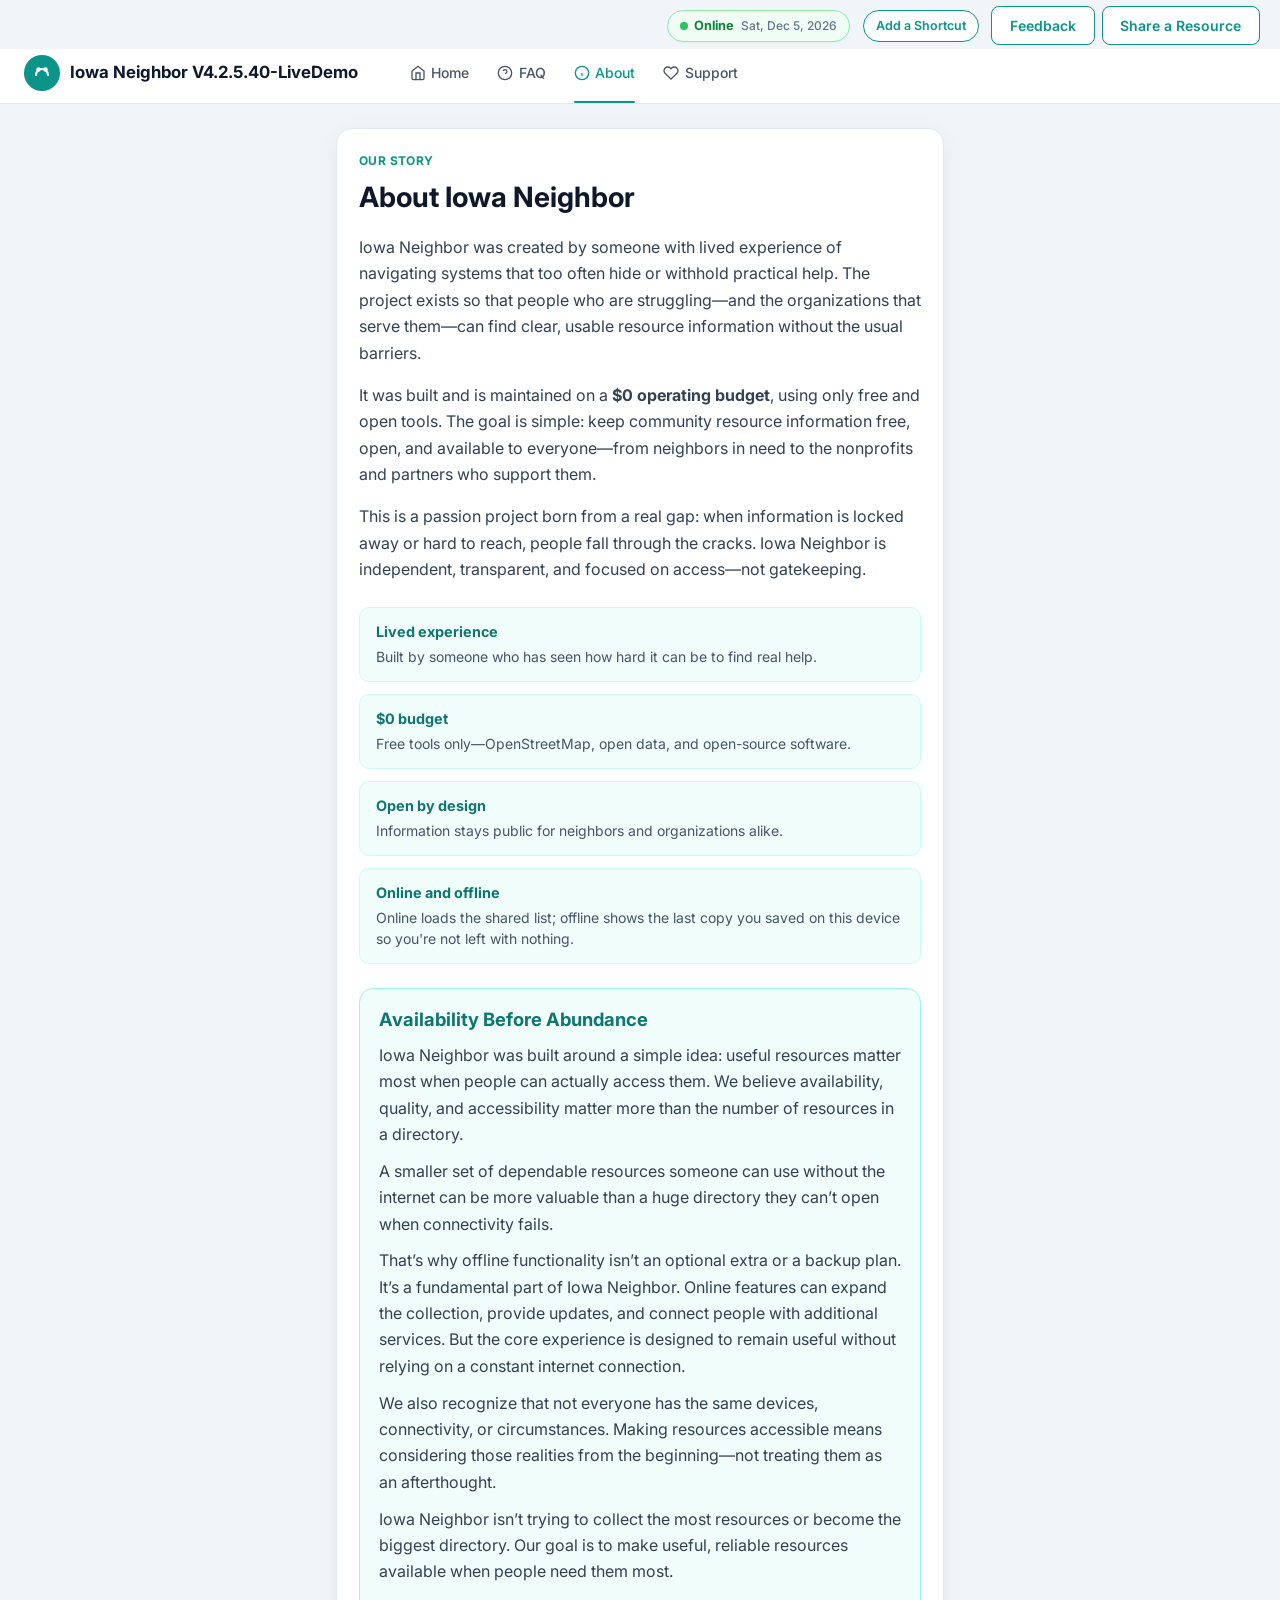
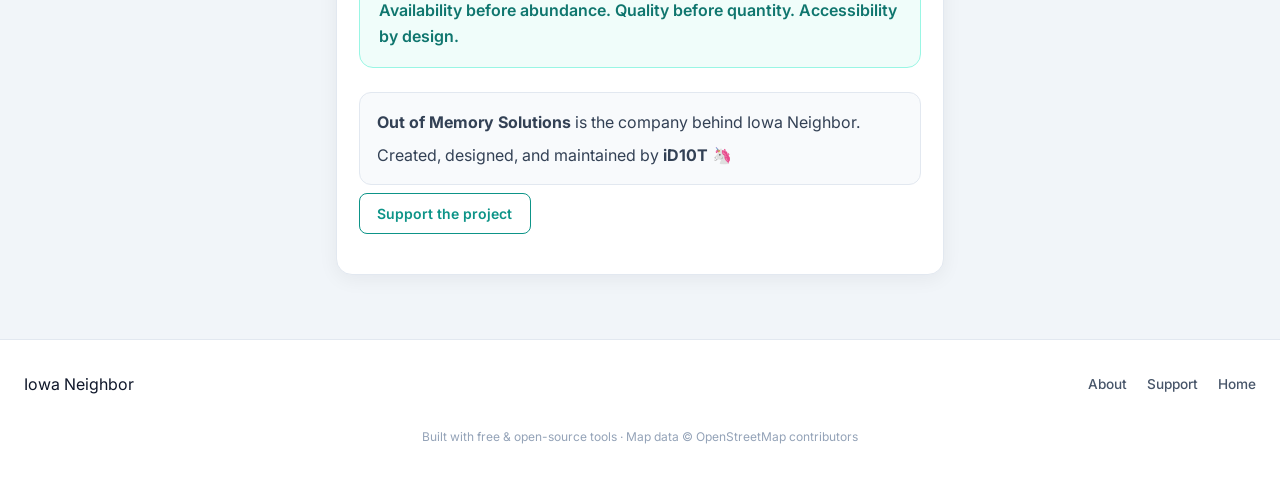
<file: about.html>
<!DOCTYPE html>
<html lang="en">
<head>
  <meta charset="UTF-8" />
  <meta name="viewport" content="width=device-width, initial-scale=1.0" />
  <title>Iowa Neighbor V4.2.5.22-LiveDemo</title>
  <link rel="manifest" href="manifest.json" />
  <meta name="theme-color" content="#0d9488" />
  <meta name="description" content="Iowa Neighbor was created from lived experience to keep community resource information free and open." />
  <link rel="preconnect" href="https://fonts.googleapis.com" />
  <link rel="preconnect" href="https://fonts.gstatic.com" crossorigin />
  <link href="https://fonts.googleapis.com/css2?family=Inter:wght@400;500;600;700&display=swap" rel="stylesheet" />
  <link rel="stylesheet" href="styles.css" />
  <script src="version.js" defer></script>
  <script src="offline.js" defer></script>
  <script src="pwa.js" defer></script>
</head>
<body class="page-inner">
  <div class="header-top-strip">
    <div class="header-actions">
      <a class="btn btn-ghost" href="feedback.html">Feedback</a>
      <a class="btn btn-ghost" href="share-resource.html">Share a Resource</a>
    </div>
  </div>
  <header class="site-header">
    <div class="header-inner">
      <a href="index.html" class="logo">
        <svg width="36" height="36" viewBox="0 0 36 36" fill="none" aria-hidden="true">
          <circle cx="18" cy="18" r="18" fill="#0d9488"/>
          <path d="M12 20c0-3.3 2.7-6 6-6s6 2.7 6 6" stroke="#fff" stroke-width="2.2" stroke-linecap="round"/>
          <circle cx="14.5" cy="14.5" r="2.2" fill="#fff"/>
          <circle cx="21.5" cy="14.5" r="2.2" fill="#fff"/>
        </svg>
        <div class="logo-text">
          <span class="brand">Iowa Neighbor</span>
        </div>
      </a>
      <nav class="main-nav">
        <a href="index.html" class="nav-link" data-nav="home"><svg width="16" height="16" viewBox="0 0 24 24" fill="none" stroke="currentColor" stroke-width="2"><path d="M3 9l9-7 9 7v11a2 2 0 01-2 2H5a2 2 0 01-2-2z"/><polyline points="9 22 9 12 15 12 15 22"/></svg> Home</a>
        <a href="faq.html" class="nav-link" data-nav="faq"><svg width="16" height="16" viewBox="0 0 24 24" fill="none" stroke="currentColor" stroke-width="2"><circle cx="12" cy="12" r="10"/><path d="M9.09 9a3 3 0 015.83 1c0 2-3 3-3 3M12 17h.01"/></svg> FAQ</a>
        <a href="about.html" class="nav-link active" data-nav="about"><svg width="16" height="16" viewBox="0 0 24 24" fill="none" stroke="currentColor" stroke-width="2"><circle cx="12" cy="12" r="10"/><path d="M12 16v-4M12 8h.01"/></svg> About</a>
        <a href="support.html" class="nav-link" data-nav="support"><svg width="16" height="16" viewBox="0 0 24 24" fill="none" stroke="currentColor" stroke-width="2"><path d="M20.84 4.61a5.5 5.5 0 00-7.78 0L12 5.67l-1.06-1.06a5.5 5.5 0 00-7.78 7.78l1.06 1.06L12 21.23l7.78-7.78 1.06-1.06a5.5 5.5 0 000-7.78z"/></svg> Support</a>
      </nav>
    </div>
  </header>

  <main class="page-main">
    <div class="page-card about-card">
      <p class="page-eyebrow">Our story</p>
      <h1>About Iowa Neighbor</h1>

      <p>
        Iowa Neighbor was created by someone with lived experience of navigating systems
        that too often hide or withhold practical help. The project exists so that people
        who are struggling—and the organizations that serve them—can find clear, usable
        resource information without the usual barriers.
      </p>
      <p>
        It was built and is maintained on a <strong>$0 operating budget</strong>, using only
        free and open tools. The goal is simple: keep community resource information free,
        open, and available to everyone—from neighbors in need to the nonprofits and
        partners who support them.
      </p>
      <p>
        This is a passion project born from a real gap: when information is locked away or
        hard to reach, people fall through the cracks. Iowa Neighbor is independent,
        transparent, and focused on access—not gatekeeping.
      </p>

      <div class="about-points">
        <div class="about-point">
          <strong>Lived experience</strong>
          <span>Built by someone who has seen how hard it can be to find real help.</span>
        </div>
        <div class="about-point">
          <strong>$0 budget</strong>
          <span>Free tools only—OpenStreetMap, open data, and open-source software.</span>
        </div>
        <div class="about-point">
          <strong>Open by design</strong>
          <span>Information stays public for neighbors and organizations alike.</span>
        </div>
      
      <div class="about-point" style="grid-column:1/-1">
        <strong>Online and offline</strong>
        <span>Online loads the shared list; offline shows the last copy you saved on this device so you're not left with nothing.</span>
      </div>
</div>

      
      <div class="about-philosophy" style="margin:1.25rem 0;padding:1.1rem 1.2rem;background:#f0fdfa;border:1px solid #99f6e4;border-radius:14px">
        <h2 style="margin:0 0 0.5rem;font-size:1.15rem;color:#0f766e">Availability Before Abundance</h2>
        <p style="margin:0 0 0.65rem">
          Iowa Neighbor was built around a simple idea: useful resources matter most when people can actually access them.
          We believe availability, quality, and accessibility matter more than the number of resources in a directory.
        </p>
        <p style="margin:0 0 0.65rem">
          A smaller set of dependable resources someone can use without the internet can be more valuable than a huge directory they can’t open when connectivity fails.
        </p>
        <p style="margin:0 0 0.65rem">
          That’s why offline functionality isn’t an optional extra or a backup plan. It’s a fundamental part of Iowa Neighbor.
          Online features can expand the collection, provide updates, and connect people with additional services.
          But the core experience is designed to remain useful without relying on a constant internet connection.
        </p>
        <p style="margin:0 0 0.65rem">
          We also recognize that not everyone has the same devices, connectivity, or circumstances.
          Making resources accessible means considering those realities from the beginning—not treating them as an afterthought.
        </p>
        <p style="margin:0 0 0.35rem">
          Iowa Neighbor isn’t trying to collect the most resources or become the biggest directory.
          Our goal is to make useful, reliable resources available when people need them most.
        </p>
        <p style="margin:0.75rem 0 0;font-weight:600;color:#0f766e">
          Availability before abundance. Quality before quantity. Accessibility by design.
        </p>
      </div>

      <div class="about-credit">
        <p>
          <strong>Out of Memory Solutions</strong> is the company behind Iowa Neighbor.
        </p>
        <p>
          Created, designed, and maintained by <strong>iD10T</strong> 🦄
        </p>
      </div>

      <p class="about-cta-row">
        <a href="support.html" class="btn btn-outline">Support the project</a>
      </p>
    </div>
  </main>

  <footer class="site-footer">
    <div class="footer-inner">
      <div class="footer-brand">
        <span class="brand">Iowa Neighbor</span>
      </div>
      <div class="footer-links">
        <a href="about.html">About</a>
        <a href="support.html">Support</a>
        <a href="index.html">Home</a>
      </div>
      <p class="footer-note">Built with free &amp; open-source tools · Map data © OpenStreetMap contributors</p>
    </div>
  </footer>
</body>
</html>
</file>
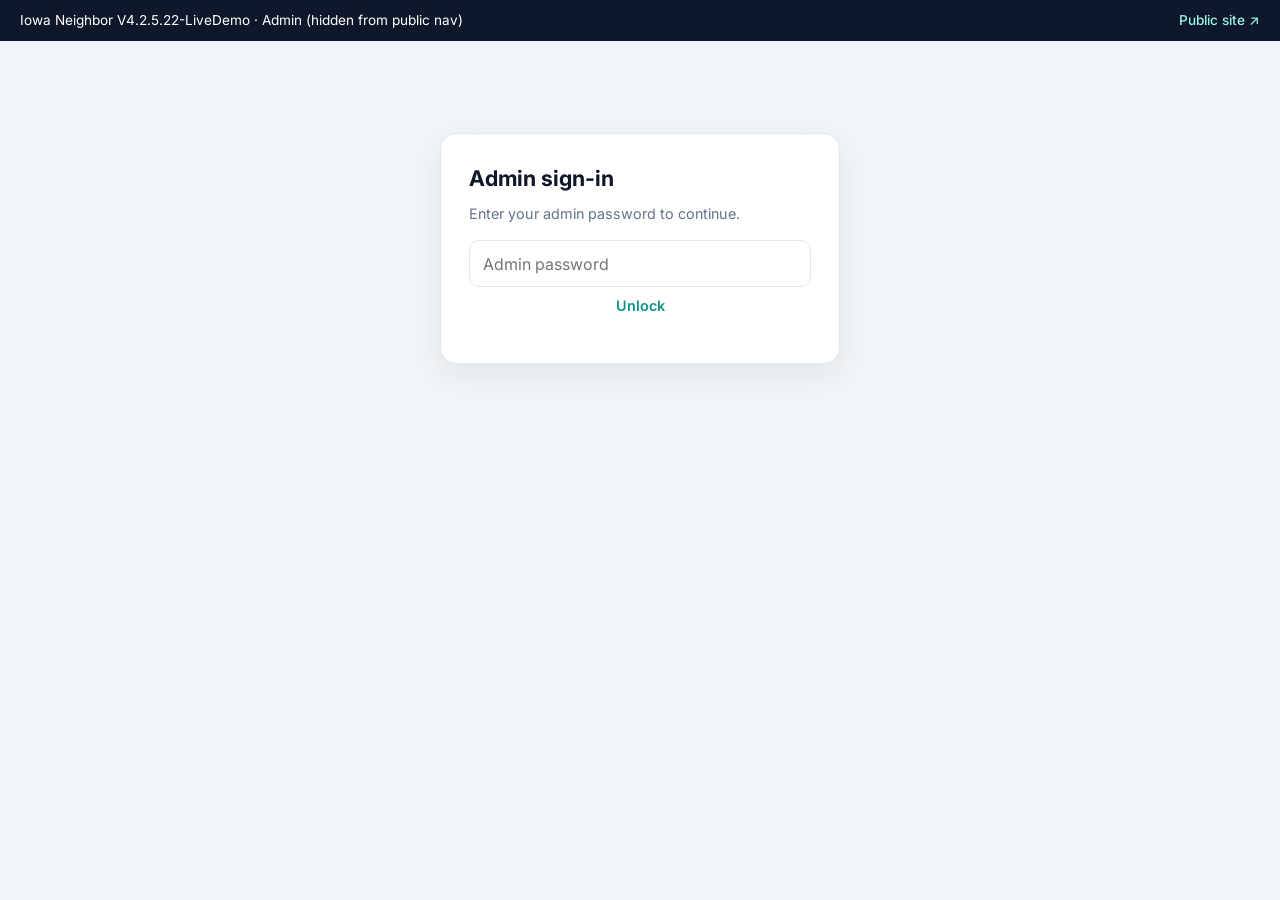
<file: admin.html>
<!DOCTYPE html>
<html lang="en">
<head>
  <meta charset="UTF-8" />
  <meta name="viewport" content="width=device-width, initial-scale=1.0" />
  <meta name="robots" content="noindex, nofollow" />
  <title>Iowa Neighbor V4.2.5.22-LiveDemo</title>
  <link href="https://fonts.googleapis.com/css2?family=Inter:wght@400;500;600;700&display=swap" rel="stylesheet" />
  <link rel="stylesheet" href="styles.css" />
  <script src="version.js" defer></script>
  <style>
    body { background: #f1f5f9; font-family: Inter, system-ui, sans-serif; margin: 0; }
    .admin-wrap { max-width: 720px; margin: 0 auto; padding: 1.75rem 1.25rem 3rem; }
    .admin-lock, .admin-panel {
      background: #fff; border: 1px solid #e2e8f0; border-radius: 16px;
      padding: 1.75rem 1.75rem 1.5rem; box-shadow: 0 10px 30px rgba(15,23,42,.07);
    }
    .admin-lock { max-width: 400px; margin: 4rem auto; }
    .admin-lock h1 { font-size: 1.35rem; margin: 0 0 0.5rem; color: #0f172a; }
    .admin-lock p { color: #64748b; font-size: 0.9rem; margin: 0 0 1rem; }
    .admin-field { margin-bottom: 0.95rem; }
    .admin-field label {
      display: block; font-size: 0.8rem; font-weight: 600; color: #334155; margin-bottom: 0.35rem;
    }
    .admin-lock input, .admin-panel input, .admin-panel textarea, .admin-panel select {
      width: 100%; box-sizing: border-box; padding: 0.65rem 0.8rem;
      border: 1.5px solid #e2e8f0; border-radius: 10px; font: inherit; background: #fff;
    }
    .admin-lock input:focus, .admin-panel input:focus, .admin-panel textarea:focus {
      outline: none; border-color: #0d9488; box-shadow: 0 0 0 3px rgba(13,148,136,.15);
    }
    .admin-tabs {
      display: flex; gap: 0.4rem; margin-bottom: 1.35rem; flex-wrap: wrap;
      background: #f1f5f9; padding: 0.3rem; border-radius: 999px; width: fit-content;
    }
    .admin-tabs button {
      border: none; background: transparent; border-radius: 999px;
      padding: 0.45rem 1.05rem; cursor: pointer; font-weight: 600; font-size: 0.875rem; color: #64748b;
    }
    .admin-tabs button.active { background: #0d9488; color: #fff; box-shadow: 0 1px 3px rgba(13,148,136,.35); }
    .admin-section { display: none; }
    .admin-section.active { display: block; }
    .admin-section h2 { font-size: 1.25rem; margin: 0 0 0.4rem; color: #0f172a; }
    .admin-section .lede { color: #64748b; font-size: 0.875rem; margin: 0 0 1.15rem; }
    .admin-actions { display: flex; flex-wrap: wrap; gap: 0.55rem; margin: 1rem 0 0.5rem; }
    .admin-actions .btn, .admin-lock .btn {
      display: inline-flex; align-items: center; justify-content: center; gap: 0.35rem;
      padding: 0.6rem 1.1rem; border-radius: 10px; font-weight: 600; font-size: 0.9rem;
      border: none; cursor: pointer; text-decoration: none;
    }
    .btn-primary, .admin-actions .btn-primary { background: #0d9488; color: #fff; }
    .btn-primary:hover { background: #0f766e; }
    .btn-outline, .admin-actions .btn-outline {
      background: #fff; color: #0d9488; border: 1.5px solid #0d9488 !important;
    }
    .resource-row { border: 1px solid #e2e8f0; border-radius: 10px; padding: 0.75rem; margin-bottom: 0.5rem; font-size: 0.875rem; }
    .resource-row strong { display: block; margin-bottom: 0.25rem; }
    .muted { color: #64748b; font-size: 0.8rem; }
    .status-ok { color: #0d9488; font-weight: 600; }
    .status-err { color: #dc2626; font-weight: 600; }
    #admin-bar {
      background: #0f172a; color: #fff; padding: 0.65rem 1.25rem; font-size: 0.85rem;
      display: flex; justify-content: space-between; align-items: center;
    }
    #admin-bar a { color: #99f6e4; text-decoration: none; font-weight: 500; }
    #admin-bar a:hover { text-decoration: underline; }
    /* Help tab */
    .help-list { list-style: none; padding: 0; margin: 0 0 1.25rem; }
    .help-list li {
      display: flex; gap: 0.85rem; align-items: flex-start;
      padding: 0.85rem 0; border-bottom: 1px solid #f1f5f9; color: #334155; font-size: 0.95rem; line-height: 1.45;
    }
    .help-list li:last-child { border-bottom: none; }
    .help-num {
      flex: 0 0 1.75rem; width: 1.75rem; height: 1.75rem; border-radius: 999px;
      background: #0d9488; color: #fff; font-weight: 700; font-size: 0.8rem;
      display: flex; align-items: center; justify-content: center;
    }
    .help-foot {
      margin-top: 0.5rem; padding-top: 1rem; border-top: 1px solid #e2e8f0;
      color: #64748b; font-size: 0.85rem; display: flex; gap: 0.4rem; align-items: center;
    }
    #resources-json {
      width: 100%; box-sizing: border-box; border: 1.5px solid #e2e8f0; border-radius: 12px;
      padding: 0.85rem; background: #f8fafc;
    }
  </style>
</head>
<body>
  <!-- Not linked from the public site. -->
  <div id="admin-bar">
    <span>Iowa Neighbor V4.2.5.22-LiveDemo · Admin (hidden from public nav)</span>
    <a href="index.html">Public site ↗</a>
  </div>

  <div class="admin-wrap">
    <div id="lock-screen" class="admin-lock">
      <h1>Admin sign-in</h1>
      <p>Enter your admin password to continue.</p>
      <input type="password" id="admin-password" placeholder="Admin password" autocomplete="current-password" />
      <button type="button" class="btn btn-primary" id="btn-unlock" style="width:100%">Unlock</button>
      <p id="lock-msg" class="muted"></p>
    </div>

    <div id="admin-app" class="admin-panel" hidden>
      <div class="admin-tabs">
        <button type="button" class="active" data-tab="resources">Resources</button>
        <button type="button" data-tab="pending">Pending</button>
        <button type="button" data-tab="settings">Settings</button>
        <button type="button" data-tab="help">Help</button>
      </div>

      <section id="tab-resources" class="admin-section active">
        <h2>Resource list (manual update)</h2>
        <p class="muted">Edit the JSON below, then click Save. This updates the local <code>data/resources.json</code> file when the admin API is available, or downloads a file you can copy into place.</p>
        <div class="admin-actions">
          <button type="button" class="btn btn-primary" id="btn-reload">Reload from disk</button>
          <button type="button" class="btn btn-primary" id="btn-save">Save resources</button>
          <button type="button" class="btn btn-outline" id="btn-download">Download JSON</button>
        </div>
        <p id="res-status" class="muted"></p>
        <textarea id="resources-json" rows="18" spellcheck="false" style="font-family: ui-monospace, monospace; font-size: 0.8rem;"></textarea>
        <h3 style="margin-top:1rem;font-size:1rem;">Quick list</h3>
        <div id="resource-list"></div>
      </section>

      
      
      <section id="tab-pending" class="admin-section">
        <h2>Pending verification</h2>
        <p class="lede">Upload a spreadsheet or file, then review each row. Save keeps edits on the pending entry. Submit marks verified and adds it to the full public list.</p>
        <div class="admin-field">
          <label>Upload resource file (Excel, CSV, JSON, TXT)</label>
          <input type="file" id="pending-upload" accept=".xlsx,.xls,.csv,.json,.txt,.docx" />
          <p class="muted" style="margin-top:0.35rem">Parsing runs in this browser for CSV/JSON/TXT. For Excel on the server, use scripts/import_resources.py locally, then load the JSON — or paste imported JSON under Resources.</p>
        </div>
        <div class="admin-actions">
          <button type="button" class="btn btn-ghost" id="btn-reload-pending">Reload</button>
          <button type="button" class="btn btn-primary" id="btn-pending-submit-all">Submit all with name + address</button>
        </div>
        <p id="pending-status" class="muted"></p>
        <div style="display:flex;flex-wrap:wrap;gap:1rem;align-items:flex-start;margin-top:0.75rem">
          <div id="pending-list" style="flex:1 1 220px;max-height:280px;overflow:auto;border:1px solid #e2e8f0;border-radius:12px;padding:0.5rem;background:#f8fafc"></div>
          <div id="pending-form" style="flex:2 1 320px;display:none;padding:1rem;border:1px solid #e2e8f0;border-radius:12px;background:#f8fafc">
            <h3 style="margin:0 0 0.35rem;font-size:1rem">Edit resource <span id="pf-pos" class="muted"></span></h3>
            <p id="pf-dup-warn" hidden style="color:#b45309;background:#fffbeb;border:1px solid #fcd34d;padding:0.5rem 0.65rem;border-radius:8px;font-size:0.85rem"></p>
            <p id="pf-source" class="muted" style="margin:0 0 0.75rem;font-size:0.8rem"></p>
            <input type="hidden" id="pf-id" />
            <div class="admin-field"><label>Name</label><input id="pf-name" autocomplete="organization" /></div>
            <div class="admin-field"><label>Address</label><input id="pf-address" autocomplete="street-address" /></div>
            <div class="admin-field"><label>Phone</label><input id="pf-phone" autocomplete="tel" /></div>
            <div class="admin-field"><label>Email</label><input id="pf-email" autocomplete="email" /></div>
            <div class="admin-field"><label>Website</label><input id="pf-website" autocomplete="url" /></div>
            <div class="admin-field"><label>Hours</label><input id="pf-hours" /></div>
            <div class="admin-field"><label>Categories (comma-separated)</label><input id="pf-categories" /></div>
            <div class="admin-field"><label>Tags (comma-separated)</label><input id="pf-tags" /></div>
            <div class="admin-field"><label>Eligibility</label><input id="pf-eligibility" /></div>
            <div class="admin-field"><label>Requirements</label><textarea id="pf-requirements" rows="2"></textarea></div>
            <div class="admin-field"><label>Description</label><textarea id="pf-description" rows="2"></textarea></div>
            
            <div class="admin-field" style="margin-top:0.75rem">
              <label>Show on public card / details</label>
              <div style="display:flex;flex-wrap:wrap;gap:0.65rem 1rem;font-size:0.85rem;color:#334155">
                <label><input type="checkbox" id="pf-show-phone" checked /> Phone</label>
                <label><input type="checkbox" id="pf-show-hours" checked /> Hours</label>
                <label><input type="checkbox" id="pf-show-address" checked /> Address</label>
                <label><input type="checkbox" id="pf-show-website" checked /> Website</label>
                <label><input type="checkbox" id="pf-show-eligibility" checked /> Eligibility</label>
                <label><input type="checkbox" id="pf-show-requirements" checked /> Requirements</label>
                <label><input type="checkbox" id="pf-show-description" checked /> Description</label>
              </div>
            </div>

            <div class="admin-field"><label>Status</label>
              <select id="pf-status">
                <option value="pending">pending</option>
                <option value="verified">verified</option>
                <option value="needs review">needs review</option>
              </select>
            </div>
            <div class="admin-actions" style="margin-top:0.75rem">
              <button type="button" class="btn btn-ghost" id="btn-pending-back">Back</button>
              <button type="button" class="btn btn-primary" id="btn-pending-save">Save</button>
              <button type="button" class="btn btn-ghost" id="btn-pending-delete">Delete</button>
              <button type="button" class="btn btn-ghost" id="btn-pending-next">Next</button>
            </div>
            <p class="muted" style="font-size:0.8rem">Save — updates this pending entry only. Back/Next — other pending rows (grey if none).</p>
            <div style="margin-top:0.75rem;padding:0.85rem;border-radius:12px;background:#ecfdf5;border:1px solid #6ee7b7">
              <strong style="color:#065f46">Submit to full resource list</strong>
              <p class="muted" style="margin:0.35rem 0 0.6rem;font-size:0.85rem;color:#047857">Marks verified and moves out of Pending so it can appear on the public site.</p>
              <button type="button" class="btn btn-primary" id="btn-pending-submit">Submit</button>
            </div>
          </div>
        </div>
      </section>

      <section id="tab-settings" class="admin-section">
        <h2>Site settings</h2>
        <p class="lede">These settings are stored in your browser and saved to data/settings.json.</p>
        <div class="admin-field">
          <label for="set-brand">Site brand name</label>
          <input id="set-brand" value="Iowa Neighbor" />
        </div>
        <div class="admin-field">
          <label for="set-location">Default location</label>
          <input id="set-location" value="Des Moines, IA (50309)" />
        </div>
        <div class="admin-field">
          <label for="set-state">Active state code</label>
          <input id="set-state" value="IA" maxlength="2" />
        </div>
        <div class="admin-field">
          <label for="set-paypal">PayPal.me username</label>
          <input id="set-paypal" value="iD10T" />
        </div>
        <div class="admin-field">
          <label for="set-cashapp">Cash App cashtag</label>
          <input id="set-cashapp" value="iD10T" />
        </div>
        <div class="admin-field">
          <label for="set-email">Public contact email</label>
          <input id="set-email" type="email" placeholder="you@example.com" />
        </div>
        <div class="admin-field">
          <label for="set-notes">Notes for maintainers</label>
          <textarea id="set-notes" rows="3" placeholder="Add notes for other maintainers…"></textarea>
        </div>
        <div class="admin-actions">
          <button type="button" class="btn btn-primary" id="btn-save-settings">Save settings</button>
        </div>
        <p id="set-status" class="muted"></p>
      </section>

      <section id="tab-help" class="admin-section">
        <h2>How to use this page</h2>
        <ol class="help-list">
          <li><span class="help-num">1</span><span><strong>On Resources</strong> edit the list or paste updated JSON then Save.</span></li>
          <li><span class="help-num">2</span><span><strong>On Settings</strong> update brand, donation accounts, and default location.</span></li>
          <li><span class="help-num">3</span><span><strong>Use Download JSON</strong> if you need a backup copy of the resource list.</span></li>
          <li><span class="help-num">4</span><span>This page is not linked from the public menu.</span></li>
        </ol>
        <p class="help-foot">ℹ Maintainer guides are in the project docs folder.</p>
      </section>
    </div>
  </div>

  <script>
    (function () {
      var TOKEN_KEY = 'in_admin_token';
      var SETTINGS_KEY = 'in_admin_settings';

      function $(id) { return document.getElementById(id); }

      function getPassword() {
        return ($('admin-password').value || '').trim() || 'neighbor';
      }

      async function api(path, opts) {
        opts = opts || {};
        opts.headers = Object.assign({ 'Content-Type': 'application/json', 'X-Admin-Password': sessionStorage.getItem(TOKEN_KEY) || getPassword() }, opts.headers || {});
        var res = await fetch(path, opts);
        return res;
      }

      function unlock() {
        var pw = getPassword();
        sessionStorage.setItem(TOKEN_KEY, pw);
        // Try API; if offline static host, still allow local edit + download
        api('/api/admin/ping').then(function (res) {
          if (res.ok || res.status === 404) {
            $('lock-screen').hidden = true;
            $('admin-app').hidden = false;
            loadResources();
            loadSettings();
          } else if (res.status === 401) {
            $('lock-msg').textContent = 'Wrong password (server rejected it).';
            $('lock-msg').className = 'status-err';
          } else {
            $('lock-screen').hidden = true;
            $('admin-app').hidden = false;
            loadResources();
            loadSettings();
          }
        }).catch(function () {
          $('lock-screen').hidden = true;
          $('admin-app').hidden = false;
          loadResources();
          loadSettings();
          $('lock-msg').textContent = '';
        });
      }

      wirePending();
      $('btn-unlock').addEventListener('click', unlock);
      $('admin-password').addEventListener('keydown', function (e) {
        if (e.key === 'Enter') unlock();
      });

      document.querySelectorAll('.admin-tabs button').forEach(function (btn) {
        btn.addEventListener('click', function () {
          document.querySelectorAll('.admin-tabs button').forEach(function (b) { b.classList.remove('active'); });
          document.querySelectorAll('.admin-section').forEach(function (s) { s.classList.remove('active'); });
          btn.classList.add('active');
          $('tab-' + btn.dataset.tab).classList.add('active');
        });
      });

      
      var allAdminResources = [];

      function isPendingStatus(st) {
        st = (st || '').toLowerCase();
        return !st || st === 'pending' || st === 'needs review' || st === 'unverified' || st === 'needs_review';
      }

      function pendingItems() {
        return allAdminResources.filter(function (r) { return isPendingStatus(r.verification_status); });
      }

      function renderPendingList() {
        var box = $('pending-list');
        if (!box) return;
        var list = pendingItems();
        if (!list.length) {
          box.innerHTML = '<p class="muted" style="padding:0.75rem">No pending resources. Import a spreadsheet or set status to pending.</p>';
          return;
        }
        box.innerHTML = list.map(function (r) {
          return '<button type="button" class="resource-row" data-pending-id="' + (r.id || '') + '" style="display:block;width:100%;text-align:left;cursor:pointer;border:none;background:transparent">' +
            '<strong>' + (r.name || '(no name)') + '</strong>' +
            '<span class="muted">' + (r.full_address || r.address || '') + ' · ' + (r.phone || 'no phone') + ' · ' + (r.verification_status || 'pending') + '</span></button>';
        }).join('');
        box.querySelectorAll('[data-pending-id]').forEach(function (btn) {
          btn.addEventListener('click', function () { openPendingEditor(btn.getAttribute('data-pending-id')); });
        });
      }

      function openPendingEditor(id) {
        var r = allAdminResources.find(function (x) { return x.id === id; });
        if (!r) return;
        $('pending-form').style.display = 'block';
        $('pf-id').value = r.id || '';
        $('pf-name').value = r.name || '';
        $('pf-address').value = r.full_address || r.address || '';
        $('pf-phone').value = r.phone || '';
        $('pf-email').value = r.email || '';
        $('pf-website').value = r.website || '';
        $('pf-hours').value = r.hours || '';
        $('pf-categories').value = (r.categories || []).join(', ');
        $('pf-tags').value = (r.tags || []).join(', ');
        $('pf-eligibility').value = r.eligibility || '';
        $('pf-requirements').value = r.requirements || '';
        $('pf-description').value = r.description || '';
        $('pf-status').value = (r.verification_status || 'pending').toLowerCase();
        var pub = r.public_fields || {};
        function showField(k, def) { return pub[k] !== false && (pub[k] === true || def); }
        if ($('pf-show-phone')) $('pf-show-phone').checked = showField('phone', true);
        if ($('pf-show-hours')) $('pf-show-hours').checked = showField('hours', true);
        if ($('pf-show-address')) $('pf-show-address').checked = showField('address', true);
        if ($('pf-show-website')) $('pf-show-website').checked = showField('website', true);
        if ($('pf-show-eligibility')) $('pf-show-eligibility').checked = showField('eligibility', true);
        if ($('pf-show-requirements')) $('pf-show-requirements').checked = showField('requirements', true);
        if ($('pf-show-description')) $('pf-show-description').checked = showField('description', true);
      }

      function applyPendingForm() {
        var id = $('pf-id').value;
        var r = allAdminResources.find(function (x) { return x.id === id; });
        if (!r) return;
        r.name = $('pf-name').value.trim();
        r.full_address = $('pf-address').value.trim();
        r.address = r.full_address;
        r.phone = $('pf-phone').value.trim() || null;
        r.email = $('pf-email').value.trim() || null;
        r.website = $('pf-website').value.trim() || null;
        r.hours = $('pf-hours').value.trim() || null;
        r.categories = $('pf-categories').value.split(',').map(function (s) { return s.trim(); }).filter(Boolean);
        r.tags = $('pf-tags').value.split(',').map(function (s) { return s.trim(); }).filter(Boolean);
        if (r.tags.indexOf('user-submitted') === -1) r.tags.push('user-submitted');
        r.eligibility = $('pf-eligibility').value.trim() || 'Varies';
        r.requirements = $('pf-requirements').value.trim();
        r.description = $('pf-description').value.trim() || null;
        r.verification_status = $('pf-status').value;
        if ($('resources-json')) $('resources-json').value = JSON.stringify(allAdminResources, null, 2);
        renderPendingList();
        $('pending-status').textContent = 'Applied in memory — click Save all changes to write file.';
      }

      function wirePending() {
        if ($('btn-reload-pending')) $('btn-reload-pending').addEventListener('click', function () { loadResources().then(function(){ renderPendingList(); }); });
        if ($('btn-apply-pending')) $('btn-apply-pending').addEventListener('click', applyPendingForm);
        if ($('btn-verify-pending')) $('btn-verify-pending').addEventListener('click', function () {
          $('pf-status').value = 'verified';
          applyPendingForm();
        });
        if ($('btn-save-pending')) $('btn-save-pending').addEventListener('click', function () {
          applyPendingForm();
          if ($('btn-save-resources')) $('btn-save-resources').click();
          else saveResourcesFromAdmin();
        });
      }

      
      var allAdminResources = [];
      var pendingIndex = 0;

      // Pending tab label count
      function updatePendingTabLabel() {
        var btn = document.querySelector('.admin-tabs button[data-tab="pending"]');
        if (!btn) return;
        var n = pendingItems().length;
        btn.textContent = n ? ('Pending (' + n + ')') : 'Pending';
      }

      function findDuplicates(r) {
        var name = (r.name || '').toLowerCase().trim();
        var phone = (r.phone || '').replace(/\D/g, '');
        var addr = (r.full_address || r.address || '').toLowerCase().replace(/\s+/g, ' ').trim();
        return allAdminResources.filter(function (x) {
          if (x.id === r.id) return false;
          var xn = (x.name || '').toLowerCase().trim();
          if (!name || xn !== name) {
            // also flag same phone
            var xp = (x.phone || '').replace(/\D/g, '');
            if (phone && xp && phone === xp && phone.length >= 7) return true;
            return false;
          }
          return true;
        });
      }

      function showDuplicateWarn(r) {
        var dups = findDuplicates(r);
        var el = $('pf-dup-warn');
        if (!el) return;
        if (!dups.length) { el.hidden = true; el.textContent = ''; return; }
        el.hidden = false;
        el.textContent = 'Possible duplicate: ' + dups.map(function (d) { return d.name; }).join(', ');
      }

      // Keyboard: S save, arrows back/next, Enter submit confirm
      document.addEventListener('keydown', function (e) {
        var pendingTab = document.getElementById('tab-pending');
        if (!pendingTab || !pendingTab.classList.contains('active')) return;
        if (!document.getElementById('pending-form') || document.getElementById('pending-form').style.display === 'none') return;
        var tag = (e.target && e.target.tagName) || '';
        if (tag === 'TEXTAREA' || tag === 'SELECT') return;
        if (tag === 'INPUT' && e.key !== 'Enter') return;
        if (e.key === 's' || e.key === 'S') {
          if (tag === 'INPUT') return;
          e.preventDefault();
          var b = $('btn-pending-save'); if (b) b.click();
        } else if (e.key === 'ArrowLeft') {
          e.preventDefault();
          var b2 = $('btn-pending-back'); if (b2 && !b2.disabled) b2.click();
        } else if (e.key === 'ArrowRight') {
          e.preventDefault();
          var b3 = $('btn-pending-next'); if (b3 && !b3.disabled) b3.click();
        } else if (e.key === 'Enter' && tag !== 'INPUT') {
          e.preventDefault();
          if (confirm('Submit this resource to the full list (verified)?')) {
            var b4 = $('btn-pending-submit'); if (b4) b4.click();
          }
        }
      });


      function ensureUserSubmittedTag(r) {
        if (!r.tags) r.tags = [];
        if (!Array.isArray(r.tags)) r.tags = [String(r.tags)];
        var has = r.tags.some(function (t) { return String(t).toLowerCase() === 'user-submitted'; });
        if (!has) r.tags.push('user-submitted');
        return r;
      }

      function mapCategoriesLikeCrawle(raw) {
        var text = (raw || '').toString();
        var parts = text.split(/[|/,;]+/).map(function (s) { return s.trim(); }).filter(Boolean);
        if (!parts.length && Array.isArray(raw)) parts = raw;
        var rules = [
          [/food\s*pantry|dmarc|meal|community\s*fridge|grocery|\bfood\b/i, 'Food & Meals'],
          [/shelter|emergency\s*shelter|family\s*shelter|bethel\s*mission/i, 'Shelter'],
          [/housing|rental|landlord|waitlist.*hous/i, 'Housing Assistance'],
          [/health|clinic|medical|medicaid|psychiatric|mental\s*health|treatment|substance/i, 'Healthcare'],
          [/family|children|youth|childcare|parent/i, 'Family & Children']
        ];
        var cats = [];
        var tags = [];
        parts.forEach(function (p) {
          tags.push(p);
          var matched = false;
          rules.forEach(function (pair) {
            if (pair[0].test(p) && cats.indexOf(pair[1]) === -1) { cats.push(pair[1]); matched = true; }
          });
          if (!matched && cats.indexOf('Other Resources') === -1) cats.push('Other Resources');
        });
        if (!cats.length) cats = ['Other Resources'];
        return { categories: cats, tags: tags };
      }

      /** Same shape cleanup as importer / CrawlE UI dict — no live website crawl. */
      function normalizeLikeCrawle(r) {
        r = ensureUserSubmittedTag(r);
        r.name = (r.name || '').toString().trim();
        r.full_address = (r.full_address || r.address || '').toString().trim();
        r.address = r.full_address;
        if (r.phone) r.phone = String(r.phone).replace(/\s+/g, ' ').trim();
        if (r.website) {
          r.website = String(r.website).trim();
          if (r.website && !/^https?:\/\//i.test(r.website)) r.website = 'https://' + r.website;
          r.source_url = r.source_url || r.website;
        }
        var catSrc = (r.categories && r.categories.length) ? r.categories.join(', ') : '';
        if (catSrc) {
          var mapped = mapCategoriesLikeCrawle(catSrc);
          r.categories = mapped.categories;
          mapped.tags.forEach(function (t) {
            if (r.tags.indexOf(t) === -1) r.tags.push(t);
          });
        }
        if (!r.categories || !r.categories.length) r.categories = ['Other Resources'];
        r.eligibility = (r.eligibility || 'Varies').toString().trim() || 'Varies';
        r.requirements = (r.requirements || '').toString().trim();
        r.state = r.state || 'IA';
        r.evidence_confidence = r.evidence_confidence || 40;
        if (r.lat != null) r.latitude = r.lat;
        if (r.lng != null) r.longitude = r.lng;
        ensureUserSubmittedTag(r);
        return r;
      }


      function isPendingStatus(st) {
        st = (st || '').toLowerCase();
        return st === 'pending' || st === 'needs review' || st === 'unverified' || st === 'needs_review' || st === '';
      }
      /* empty status treated as legacy public — only explicit pending-like hidden on public site */
      function isPendingStatusStrict(st) {
        st = (st || '').toLowerCase();
        return st === 'pending' || st === 'needs review' || st === 'unverified' || st === 'needs_review';
      }

      function pendingItems() {
        return allAdminResources.filter(function (r) { return isPendingStatusStrict(r.verification_status); });
      }

      function splitCsvLine(line) {
        var out = [], cur = '', q = false;
        for (var i = 0; i < line.length; i++) {
          var c = line[i];
          if (c === '"') { q = !q; continue; }
          if (!q && c === ',') { out.push(cur); cur = ''; continue; }
          cur += c;
        }
        out.push(cur);
        return out;
      }

      function parseCsvText(text) {
        var lines = text.replace(/\r/g, '').split('\n').filter(function (l) { return l.trim(); });
        if (!lines.length) return [];
        var headers = splitCsvLine(lines[0]).map(function (h) { return h.trim().toLowerCase(); });
        var alias = function (row, names) {
          for (var i = 0; i < names.length; i++) {
            var ix = headers.indexOf(names[i]);
            if (ix >= 0 && row[ix]) return row[ix].trim();
          }
          return '';
        };
        var resources = [];
        for (var li = 1; li < lines.length; li++) {
          var cols = splitCsvLine(lines[li]);
          var name = alias(cols, ['name', 'organization', 'org', 'title', 'a 1- name']);
          if (!name) continue;
          resources.push({
            id: 'imp-' + Date.now() + '-' + li,
            name: name,
            full_address: alias(cols, ['address', 'a 1 -address', 'full_address', 'location']),
            address: alias(cols, ['address', 'a 1 -address', 'full_address', 'location']),
            phone: alias(cols, ['phone', 'telephone', 'tel']) || null,
            email: alias(cols, ['email', 'e-mail']) || null,
            website: alias(cols, ['website', 'url', 'web']) || null,
            hours: alias(cols, ['hours', 'schedule']) || null,
            categories: [alias(cols, ['category', 'categories', 'type']) || 'Other Resources'],
            tags: ['user-submitted'],
            eligibility: alias(cols, ['eligibility']) || 'Varies',
            requirements: alias(cols, ['requirements', 'eligibility']) || '',
            description: alias(cols, ['description', 'description/services', 'services', 'notes']) || null,
            verification_status: 'pending',
            source_name: 'admin-upload',
            state: 'IA'
          });
        }
        return resources;
      }

      function mergeImported(list) {
        list.forEach(function (r) {
          if (!r.verification_status) r.verification_status = 'pending';
          if (!r.tags) r.tags = ['user-submitted'];
          else if (r.tags.indexOf('user-submitted') === -1) r.tags.push('user-submitted');
          allAdminResources.push(r);
        });
        syncResourcesJson();
        pendingIndex = 0;
        renderPendingList();
        var p = pendingItems();
        if (p.length) openPendingEditor(p[0].id);
        $('pending-status').textContent = 'Imported ' + list.length + ' row(s) as pending.';
      }

      function syncResourcesJson() {
        if ($('resources-json')) $('resources-json').value = JSON.stringify(allAdminResources, null, 2);
      }

      function renderPendingList() {
        var box = $('pending-list');
        if (!box) return;
        var list = pendingItems();
        if (!list.length) {
          box.innerHTML = '<p class="muted" style="padding:0.75rem">No pending resources. Upload a file or import JSON.</p>';
          $('pending-form').style.display = 'none';
          return;
        }
        box.innerHTML = '<p style="margin:0.25rem 0.5rem;font-weight:600">Pending (' + list.length + ')</p>' + list.map(function (r, i) {
          var sel = (r.id === $('pf-id').value) ? 'background:#ccfbf1;' : '';
          return '<button type="button" class="resource-row" data-pending-id="' + r.id + '" style="display:block;width:100%;text-align:left;cursor:pointer;border:none;' + sel + 'padding:0.5rem 0.6rem">' +
            '<strong>' + (r.name || '(no name)') + '</strong><br><span class="muted">' + (r.full_address || r.address || 'no address') + ' · ' + (r.phone || '') + '</span></button>';
        }).join('');
        box.querySelectorAll('[data-pending-id]').forEach(function (btn) {
          btn.addEventListener('click', function () { openPendingEditor(btn.getAttribute('data-pending-id')); });
        });
        updateNavButtons();
        if (typeof updatePendingTabLabel === "function") updatePendingTabLabel();
      }

      function openPendingEditor(id) {
        var list = pendingItems();
        var idx = list.findIndex(function (x) { return x.id === id; });
        if (idx < 0) return;
        pendingIndex = idx;
        var r = list[idx];
        $('pending-form').style.display = 'block';
        $('pf-id').value = r.id || '';
        $('pf-pos').textContent = '· ' + (idx + 1) + ' of ' + list.length;
        $('pf-source').textContent = 'Source: ' + (r.source_name || 'import') + (r.tags && r.tags.indexOf('user-submitted') >= 0 ? ' · user-submitted' : '');
        $('pf-name').value = r.name || '';
        $('pf-address').value = r.full_address || r.address || '';
        $('pf-phone').value = r.phone || '';
        $('pf-email').value = r.email || '';
        $('pf-website').value = r.website || '';
        $('pf-hours').value = r.hours || '';
        $('pf-categories').value = (r.categories || []).join(', ');
        $('pf-tags').value = (r.tags || []).join(', ');
        $('pf-eligibility').value = r.eligibility || '';
        $('pf-requirements').value = r.requirements || '';
        $('pf-description').value = r.description || '';
        $('pf-status').value = (r.verification_status || 'pending').toLowerCase();
        updateNavButtons();
        renderPendingList();
        if (typeof showDuplicateWarn === 'function') showDuplicateWarn(r);
        if (typeof updatePendingTabLabel === 'function') updatePendingTabLabel();
      }

      function updateNavButtons() {
        var list = pendingItems();
        var back = $('btn-pending-back');
        var next = $('btn-pending-next');
        if (back) {
          back.disabled = pendingIndex <= 0 || list.length === 0;
          back.style.opacity = back.disabled ? '0.45' : '1';
        }
        if (next) {
          next.disabled = pendingIndex >= list.length - 1 || list.length === 0;
          next.style.opacity = next.disabled ? '0.45' : '1';
        }
      }

      function readFormIntoCurrent() {
        var id = $('pf-id').value;
        var r = allAdminResources.find(function (x) { return x.id === id; });
        if (!r) return null;
        r.name = $('pf-name').value.trim();
        r.full_address = $('pf-address').value.trim();
        r.address = r.full_address;
        r.phone = $('pf-phone').value.trim() || null;
        r.email = $('pf-email').value.trim() || null;
        r.website = $('pf-website').value.trim() || null;
        r.hours = $('pf-hours').value.trim() || null;
        r.categories = $('pf-categories').value.split(',').map(function (s) { return s.trim(); }).filter(Boolean);
        r.tags = $('pf-tags').value.split(',').map(function (s) { return s.trim(); }).filter(Boolean);
        if (r.tags.indexOf('user-submitted') === -1) r.tags.push('user-submitted');
        r.eligibility = $('pf-eligibility').value.trim() || 'Varies';
        r.requirements = $('pf-requirements').value.trim();
        r.description = $('pf-description').value.trim() || null;
        r.verification_status = $('pf-status').value;
        return r;
      }

      async function persistResources() {
        syncResourcesJson();
        var text = $('resources-json') ? $('resources-json').value : JSON.stringify(allAdminResources);
        try {
          var res = await api('/api/admin/resources', { method: 'POST', body: text, headers: { 'Content-Type': 'application/json' } });
          if (res && res.ok) {
            $('pending-status').textContent = 'Saved to server resources.json';
            return true;
          }
        } catch (e) {}
        // fallback download
        try {
          var blob = new Blob([JSON.stringify(allAdminResources, null, 2)], { type: 'application/json' });
          var a = document.createElement('a');
          a.href = URL.createObjectURL(blob);
          a.download = 'resources.json';
          a.click();
          $('pending-status').textContent = 'Server save unavailable — downloaded resources.json';
        } catch (e2) {
          $('pending-status').textContent = 'Could not save';
        }
        return false;
      }

      function wirePending() {
        if ($('btn-reload-pending')) $('btn-reload-pending').onclick = function () {
          loadResources().then(function () { renderPendingList(); });
        };
        if ($('btn-pending-save')) $('btn-pending-save').onclick = function () {
          if (!readFormIntoCurrent()) return;
          syncResourcesJson();
          persistResources();
          renderPendingList();
          $('pending-status').textContent = 'Saved changes on this pending entry.';
        };
        if ($('btn-pending-delete')) $('btn-pending-delete').onclick = function () {
          var id = $('pf-id').value;
          if (!id || !confirm('Delete this pending resource?')) return;
          allAdminResources = allAdminResources.filter(function (x) { return x.id !== id; });
          syncResourcesJson();
          persistResources();
          var list = pendingItems();
          if (list.length) {
            pendingIndex = Math.min(pendingIndex, list.length - 1);
            openPendingEditor(list[pendingIndex].id);
          } else {
            $('pending-form').style.display = 'none';
            renderPendingList();
          }
        };
        if ($('btn-pending-back')) $('btn-pending-back').onclick = function () {
          readFormIntoCurrent();
          var list = pendingItems();
          if (pendingIndex > 0) openPendingEditor(list[pendingIndex - 1].id);
        };
        if ($('btn-pending-next')) $('btn-pending-next').onclick = function () {
          readFormIntoCurrent();
          var list = pendingItems();
          if (pendingIndex < list.length - 1) openPendingEditor(list[pendingIndex + 1].id);
        };
        if ($('btn-pending-submit')) $('btn-pending-submit').onclick = async function () {
          var r = readFormIntoCurrent();
          if (!r) return;
          $('pending-status').textContent = 'Geocoding address for map…';
          var addr = (r.full_address || r.address || '').trim();
          if (addr && (r.lat == null || r.lng == null)) {
            try {
              var gres = await api('/api/admin/geocode', {
                method: 'POST',
                body: JSON.stringify({ address: addr }),
                headers: { 'Content-Type': 'application/json' }
              });
              if (gres && gres.ok) {
                var gj = await gres.json();
                if (gj.found && gj.lat != null && gj.lng != null) {
                  r.lat = gj.lat; r.lng = gj.lng;
                  r.latitude = gj.lat; r.longitude = gj.lng;
                }
              }
            } catch (e) {
              $('pending-status').textContent = 'Geocode skipped (offline or error). Submitting without map pin.';
            }
          }
          r = normalizeLikeCrawle(r);
          if (r.website) {
            try {
              $('pending-status').textContent = 'Checking website for missing fields…';
              var eres = await api('/api/admin/enrich', {
                method: 'POST',
                body: JSON.stringify({ url: r.website }),
                headers: { 'Content-Type': 'application/json' }
              });
              if (eres && eres.ok) {
                var ej = await eres.json();
                if (ej.ok) {
                  if (!r.phone && ej.phone) r.phone = ej.phone;
                  if (!r.hours && ej.hours) r.hours = ej.hours;
                  if (!r.description && ej.description) r.description = ej.description;
                }
              }
            } catch (eEn) {}
          }
          r = normalizeLikeCrawle(r);
          r.verification_status = 'verified';
          $('pf-status').value = 'verified';
          syncResourcesJson();
          await persistResources();
          var list = pendingItems();
          var mapNote = (r.lat != null) ? ' Map pin set.' : ' No map pin (add address or geocode failed).';
          $('pending-status').textContent = 'Submitted to full resource list (verified).' + mapNote;
          if (list.length) {
            pendingIndex = Math.min(pendingIndex, list.length - 1);
            openPendingEditor(list[pendingIndex].id);
          } else {
            $('pending-form').style.display = 'none';
            renderPendingList();
          }
        };
        
        if ($('btn-pending-submit-all')) $('btn-pending-submit-all').onclick = async function () {
          var list = pendingItems().filter(function (r) {
            return (r.name || '').trim() && ((r.full_address || r.address || '').trim());
          });
          if (!list.length) {
            $('pending-status').textContent = 'No pending rows with both name and address.';
            return;
          }
          if (!confirm('Submit ' + list.length + ' pending resource(s) with name + address? Each will be geocoded (~1/sec).')) return;
          $('pending-status').textContent = 'Submitting ' + list.length + '…';
          for (var i = 0; i < list.length; i++) {
            var r = list[i];
            r = normalizeLikeCrawle(r);
            ensureUserSubmittedTag(r);
            var addr = (r.full_address || r.address || '').trim();
            if (addr && (r.lat == null || r.lng == null)) {
              try {
                var gres = await api('/api/admin/geocode', {
                  method: 'POST',
                  body: JSON.stringify({ address: addr }),
                  headers: { 'Content-Type': 'application/json' }
                });
                if (gres && gres.ok) {
                  var gj = await gres.json();
                  if (gj.found) { r.lat = gj.lat; r.lng = gj.lng; r.latitude = gj.lat; r.longitude = gj.lng; }
                }
              } catch (e) {}
            }
            r.verification_status = 'verified';
            $('pending-status').textContent = 'Submitted ' + (i + 1) + ' / ' + list.length + '…';
          }
          syncResourcesJson();
          await persistResources();
          renderPendingList();
          updatePendingTabLabel();
          $('pending-status').textContent = 'Done. Submitted ' + list.length + ' to full list.';
          if (!pendingItems().length) $('pending-form').style.display = 'none';
        };

        if ($('pending-upload')) $('pending-upload').addEventListener('change', function (ev) {
          var file = ev.target.files && ev.target.files[0];
          if (!file) return;
          var name = (file.name || '').toLowerCase();
          var reader = new FileReader();
          reader.onload = function () {
            try {
              var text = reader.result;
              if (name.endsWith('.json')) {
                var data = JSON.parse(text);
                var arr = Array.isArray(data) ? data : (data.resources || []);
                arr.forEach(function (r) {
                  if (!r.verification_status || r.verification_status === 'pending') r.verification_status = 'pending';
                  if (!r.tags) r.tags = ['user-submitted'];
                });
                mergeImported(arr);
              } else if (name.endsWith('.csv') || name.endsWith('.txt')) {
                mergeImported(parseCsvText(text));
              } else if (name.endsWith('.xlsx') || name.endsWith('.xls') || name.endsWith('.docx')) {
                $('pending-status').textContent = 'Excel/Word: run scripts/import_resources.py locally, then upload the resulting JSON here (or use CSV export).';
              } else {
                mergeImported(parseCsvText(text));
              }
            } catch (err) {
              $('pending-status').textContent = 'Import failed: ' + err;
            }
          };
          reader.readAsText(file);
        });
      }

      function renderList(arr) {
        var box = $('resource-list');
        if (!Array.isArray(arr)) { box.innerHTML = '<p class="status-err">JSON must be an array of resources.</p>'; return; }
        box.innerHTML = arr.map(function (r, i) {
          return '<div class="resource-row"><strong>' + (i + 1) + '. ' + (r.name || '(no name)') + '</strong>' +
            '<span class="muted">' + (r.full_address || r.city || '') + ' · ' + (r.phone || '') + ' · conf ' + (r.evidence_confidence || '?') + '%</span></div>';
        }).join('');
      }

      async function loadResources() {
        $('res-status').textContent = 'Loading…';
        try {
          var res = await fetch('../data/resources.json', { cache: 'no-store' });
          if (!res.ok) throw new Error('Could not load resources.json');
          var data = await res.json();
          var _arr = Array.isArray(data) ? data : (data.resources || data);
          allAdminResources = Array.isArray(_arr) ? _arr : [];
          $('resources-json').value = JSON.stringify(allAdminResources, null, 2);
          renderPendingList();
          renderList(data);
          $('res-status').textContent = 'Loaded ' + data.length + ' resources.';
          $('res-status').className = 'status-ok';
        } catch (e) {
          $('res-status').textContent = String(e.message || e);
          $('res-status').className = 'status-err';
        }
      }

      $('btn-reload').addEventListener('click', loadResources);

      $('btn-save').addEventListener('click', async function () {
        var text = $('resources-json').value;
        var data;
        try { data = JSON.parse(text); } catch (e) {
          $('res-status').textContent = 'Invalid JSON: ' + e.message;
          $('res-status').className = 'status-err';
          return;
        }
        renderList(data);
        try {
          var res = await api('/api/admin/resources', { method: 'POST', body: JSON.stringify(data) });
          if (res.ok) {
            $('res-status').textContent = 'Saved to data/resources.json on the server.';
            $('res-status').className = 'status-ok';
          } else {
            throw new Error('Server save not available (status ' + res.status + '). Use Download JSON and copy the file manually.');
          }
        } catch (e) {
          $('res-status').textContent = String(e.message || e);
          $('res-status').className = 'status-err';
        }
      });

      $('btn-download').addEventListener('click', function () {
        var blob = new Blob([$('resources-json').value], { type: 'application/json' });
        var a = document.createElement('a');
        a.href = URL.createObjectURL(blob);
        a.download = 'resources.json';
        a.click();
      });

      function loadSettings() {
        var s = {};
        try { s = JSON.parse(localStorage.getItem(SETTINGS_KEY) || '{}'); } catch (e) {}
        $('set-brand').value = s.brand || 'Iowa Neighbor';
        $('set-location').value = s.defaultLocation || 'Des Moines, IA (50309)';
        $('set-state').value = s.state || 'IA';
        $('set-paypal').value = s.paypal || 'iD10T';
        $('set-cashapp').value = s.cashapp || 'iD10T';
        $('set-email').value = s.email || '';
        $('set-notes').value = s.notes || '';
      }

      $('btn-save-settings').addEventListener('click', async function () {
        var s = {
          brand: $('set-brand').value.trim(),
          defaultLocation: $('set-location').value.trim(),
          state: $('set-state').value.trim().toUpperCase(),
          paypal: $('set-paypal').value.trim(),
          cashapp: $('set-cashapp').value.trim(),
          email: $('set-email').value.trim(),
          notes: $('set-notes').value.trim()
        };
        localStorage.setItem(SETTINGS_KEY, JSON.stringify(s));
        try {
          var res = await api('/api/admin/settings', { method: 'POST', body: JSON.stringify(s) });
          if (res.ok) {
            $('set-status').textContent = 'Settings saved to server (data/settings.json).';
          } else {
            $('set-status').textContent = 'Saved in this browser only (server API not available).';
          }
        } catch (e) {
          $('set-status').textContent = 'Saved in this browser only.';
        }
        $('set-status').className = 'status-ok';
      });

      // Auto-unlock if token already set this session
      if (sessionStorage.getItem(TOKEN_KEY)) {
        $('lock-screen').hidden = true;
        $('admin-app').hidden = false;
        loadResources();
        loadSettings();
      }
    })();
  </script>
</body>
</html>
</file>
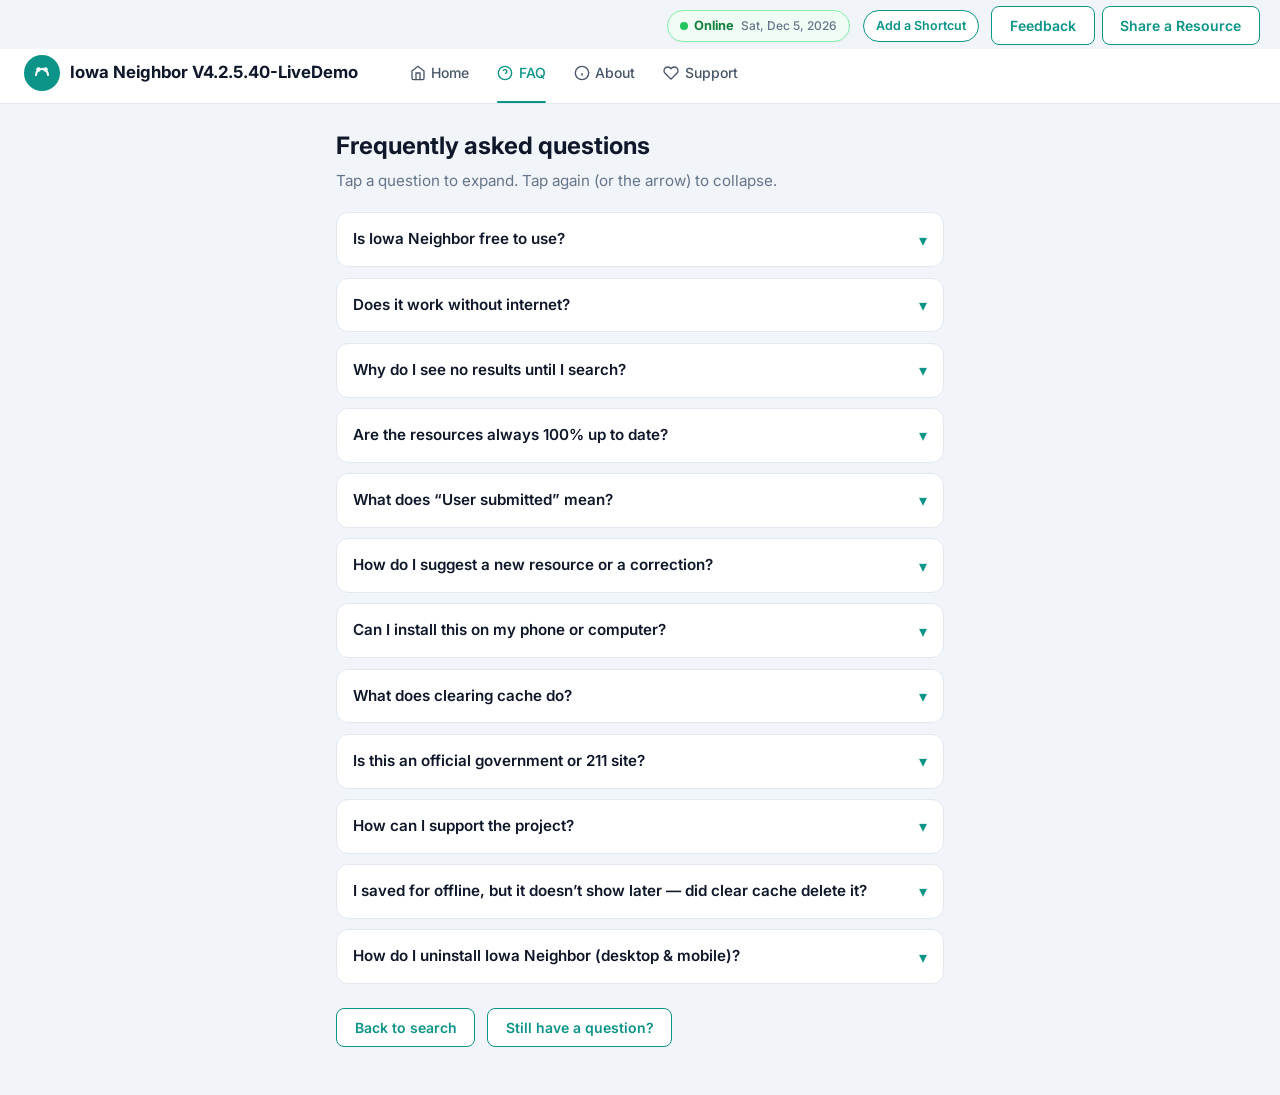
<file: faq.html>
<!DOCTYPE html>
<html lang="en">
<head>
  <meta charset="UTF-8" />
  <meta name="viewport" content="width=device-width, initial-scale=1" />
  <title>FAQ — Iowa Neighbor</title>
  <link href="https://fonts.googleapis.com/css2?family=Inter:wght@400;500;600;700&display=swap" rel="stylesheet" />
  <link rel="stylesheet" href="styles.css" />
  <script src="version.js" defer></script>
  <style>
    .faq-wrap { max-width: 40rem; margin: 0 auto; padding: 1.5rem 1.25rem 3rem; }
    .faq-wrap h1 { font-size: 1.5rem; margin: 0 0 0.35rem; color: #0f172a; }
    .faq-lede { color: #64748b; margin: 0 0 1.25rem; font-size: 0.95rem; }
    .faq-item {
      border: 1px solid #e2e8f0; border-radius: 12px; background: #fff;
      margin-bottom: 0.65rem; overflow: hidden;
    }
    .faq-item summary {
      list-style: none; cursor: pointer; display: flex; align-items: center; justify-content: space-between;
      gap: 0.75rem; padding: 0.9rem 1rem; font-weight: 600; color: #0f172a; font-size: 0.95rem;
      user-select: none;
    }
    .faq-item summary::-webkit-details-marker { display: none; }
    .faq-item summary::after {
      content: "▾"; color: #0d9488; font-size: 1rem; transition: transform 0.15s ease;
      flex-shrink: 0;
    }
    .faq-item[open] summary::after { transform: rotate(180deg); }
    .faq-item .faq-body {
      padding: 0 1rem 1rem; color: #334155; font-size: 0.9rem; line-height: 1.5;
      border-top: 1px solid #f1f5f9;
    }
    .faq-item .faq-body p { margin: 0.75rem 0 0; }
    .faq-item .faq-body a { color: #0d9488; font-weight: 600; }
  </style>
</head>
<body class="page-inner">
  <div class="header-top-strip">
    <div class="header-actions">
      <a class="btn btn-ghost" href="feedback.html">Feedback</a>
      <a class="btn btn-ghost" href="share-resource.html">Share a Resource</a>
    </div>
  </div>
  <header class="site-header">
    <div class="header-inner">
      <a href="index.html" class="logo">
        <svg width="36" height="36" viewBox="0 0 36 36" fill="none" aria-hidden="true">
          <circle cx="18" cy="18" r="18" fill="#0d9488"/>
          <path d="M12 20c0-3.3 2.7-6 6-6s6 2.7 6 6" stroke="#fff" stroke-width="2.2" stroke-linecap="round"/>
          <circle cx="14.5" cy="14.5" r="2.2" fill="#fff"/>
          <circle cx="21.5" cy="14.5" r="2.2" fill="#fff"/>
        </svg>
        <div class="logo-text">
          <span class="brand">Iowa Neighbor</span>
        </div>
      </a>
      <nav class="main-nav">
        <a href="index.html" class="nav-link" data-nav="home"><svg width="16" height="16" viewBox="0 0 24 24" fill="none" stroke="currentColor" stroke-width="2"><path d="M3 9l9-7 9 7v11a2 2 0 01-2 2H5a2 2 0 01-2-2z"/><polyline points="9 22 9 12 15 12 15 22"/></svg> Home</a>
        <a href="faq.html" class="nav-link active" data-nav="faq"><svg width="16" height="16" viewBox="0 0 24 24" fill="none" stroke="currentColor" stroke-width="2"><circle cx="12" cy="12" r="10"/><path d="M9.09 9a3 3 0 015.83 1c0 2-3 3-3 3M12 17h.01"/></svg> FAQ</a>
        <a href="about.html" class="nav-link" data-nav="about"><svg width="16" height="16" viewBox="0 0 24 24" fill="none" stroke="currentColor" stroke-width="2"><circle cx="12" cy="12" r="10"/><path d="M12 16v-4M12 8h.01"/></svg> About</a>
        <a href="support.html" class="nav-link" data-nav="support"><svg width="16" height="16" viewBox="0 0 24 24" fill="none" stroke="currentColor" stroke-width="2"><path d="M20.84 4.61a5.5 5.5 0 00-7.78 0L12 5.67l-1.06-1.06a5.5 5.5 0 00-7.78 7.78l1.06 1.06L12 21.23l7.78-7.78 1.06-1.06a5.5 5.5 0 000-7.78z"/></svg> Support</a>
      </nav>
    </div>
  </header>
  <main class="faq-wrap">
    <h1>Frequently asked questions</h1>
    <p class="faq-lede">Tap a question to expand. Tap again (or the arrow) to collapse.</p>

    <details class="faq-item">
      <summary>Is Iowa Neighbor free to use?</summary>
      <div class="faq-body">
        <p>Yes. The directory is free. Donations are voluntary and never required to search or save resources for offline use.</p>
      </div>
    </details>

    <details class="faq-item">
      <summary>Does it work without internet?</summary>
      <div class="faq-body">
        <p>Yes, for the core experience. Use <strong>Online</strong> → save a copy for offline viewing. Later, with no connection, you can still open the app shell and any list you saved. Online features (fresh updates, geocoding, some maps) need a connection.</p>
      </div>
    </details>

    <details class="faq-item">
      <summary>Why do I see no results until I search?</summary>
      <div class="faq-body">
        <p>The list stays empty until you click <strong>Search</strong>. That keeps the first screen clear and makes online vs offline behavior easier to understand in demos and daily use.</p>
      </div>
    </details>

    <details class="faq-item">
      <summary>Are the resources always 100% up to date?</summary>
      <div class="faq-body">
        <p>We aim for reliable, verified information, but hours and eligibility change. Always confirm with the organization before referring someone or traveling for help. Look for last-updated notes when shown.</p>
      </div>
    </details>

    <details class="faq-item">
      <summary>What does “User submitted” mean?</summary>
      <div class="faq-body">
        <p>That resource came from a community or partner submission (or an imported list) and was reviewed for the public list. Treat it like any other entry: verify details with the organization.</p>
      </div>
    </details>

    <details class="faq-item">
      <summary>How do I suggest a new resource or a correction?</summary>
      <div class="faq-body">
        <p>Use <a href="share-resource.html">Share a Resource</a> to suggest something new (reviewed before it goes public). Use <a href="feedback.html">Feedback</a> for questions or corrections.</p>
      </div>
    </details>

    <details class="faq-item">
      <summary>Can I install this on my phone or computer?</summary>
      <div class="faq-body">
        <p>Yes. Use <strong>Add a Shortcut</strong> / Add to Home Screen when your browser offers it. That installs a shortcut icon without an app store. You still use the same site—online when available, offline for what you saved.</p>
      </div>
    </details>

    <details class="faq-item">
      <summary>What does clearing cache do?</summary>
      <div class="faq-body">
        <p>A normal browser “clear cache” may refresh site files but should not remove your offline resource save. To remove saved offline data, use the site’s <strong>Remove offline copy</strong> control (or clear site data for this site only, which is intentional and stronger).</p>
      </div>
    </details>

    <details class="faq-item">
      <summary>Is this an official government or 211 site?</summary>
      <div class="faq-body">
        <p>No. Iowa Neighbor is an independent project (Out of Memory Solutions / iD10T). Sample or public data may be used for demos; always verify before relying on a listing.</p>
      </div>
    </details>

    <details class="faq-item">
      <summary>How can I support the project?</summary>
      <div class="faq-body">
        <p>Use and share it. If you want to help with costs (hosting, tools), visit the <a href="support.html">Support</a> page. Donations don’t unlock features—they help keep access available.</p>
      </div>
    </details>

    
    <details class="faq-item">
      <summary>I saved for offline, but it doesn’t show later — did clear cache delete it?</summary>
      <div class="faq-body">
        <p><strong>Usually no.</strong> A normal “clear cache” or “cached images and files” does <em>not</em> remove your offline resource copy.</p>
        <p>Your offline list is stored separately on the device (site storage). It is removed when you:</p>
        <ul>
          <li>Tap <strong>Remove offline copy</strong> in the Online/Offline popup, or</li>
          <li>Use <strong>Clear site data</strong> / “Cookies and site data” for this site only, or</li>
          <li>Clear all browser data / reset the app in a way that wipes site storage.</li>
        </ul>
        <p>If offline seems empty: go <strong>online</strong>, open the site, use <strong>Save for offline viewing</strong>, and confirm it says <strong>Saved · N resources</strong> (N greater than 0). Then try offline again and click <strong>Search</strong>.</p>
      </div>
    </details>

    <details class="faq-item">
      <summary>How do I uninstall Iowa Neighbor (desktop &amp; mobile)?</summary>
      <div class="faq-body">
        <p>If you used <strong>Add a Shortcut</strong> / Add to Home Screen, you can remove it like any other installed site or app:</p>
        <p><strong>Windows (Chrome / Edge)</strong></p>
        <ul>
          <li>Open the installed app → menu (⋮) → <strong>Uninstall Iowa Neighbor</strong>, or</li>
          <li><strong>Settings → Apps → Installed apps</strong> → find Iowa Neighbor → Uninstall, or</li>
          <li>Right-click the taskbar/start icon → Uninstall.</li>
        </ul>
        <p><strong>macOS (Chrome / Edge)</strong></p>
        <ul>
          <li>Open the app → menu → <strong>Uninstall</strong>, or</li>
          <li>In Chrome: <strong>chrome://apps</strong> → right-click Iowa Neighbor → Remove.</li>
        </ul>
        <p><strong>Linux (Chrome / Chromium)</strong></p>
        <ul>
          <li>chrome://apps → right-click → Remove, or remove the <code>.desktop</code> shortcut from your app menu.</li>
        </ul>
        <p><strong>Android</strong></p>
        <ul>
          <li>Long-press the home screen icon → <strong>Uninstall</strong> / App info → Uninstall, or</li>
          <li><strong>Settings → Apps</strong> → Iowa Neighbor → Uninstall.</li>
        </ul>
        <p><strong>iPhone / iPad (Safari)</strong></p>
        <ul>
          <li>Long-press the home screen icon → <strong>Remove App</strong> → Delete App (this removes the home screen shortcut).</li>
        </ul>
        <p>Uninstalling the shortcut does not always erase offline data immediately; use <strong>Remove offline copy</strong> in the site, or clear site data for this site, if you want the saved list gone too.</p>
      </div>
    </details>


    <p style="margin-top:1.5rem">
      <a class="btn btn-primary" href="index.html">Back to search</a>
      <a class="btn btn-ghost" href="feedback.html" style="margin-left:0.5rem">Still have a question?</a>
    </p>
  </main>
  <script src="version.js"></script>
  <script src="offline.js" defer></script>
  <script src="pwa.js" defer></script>

</body>
</html>
</file>
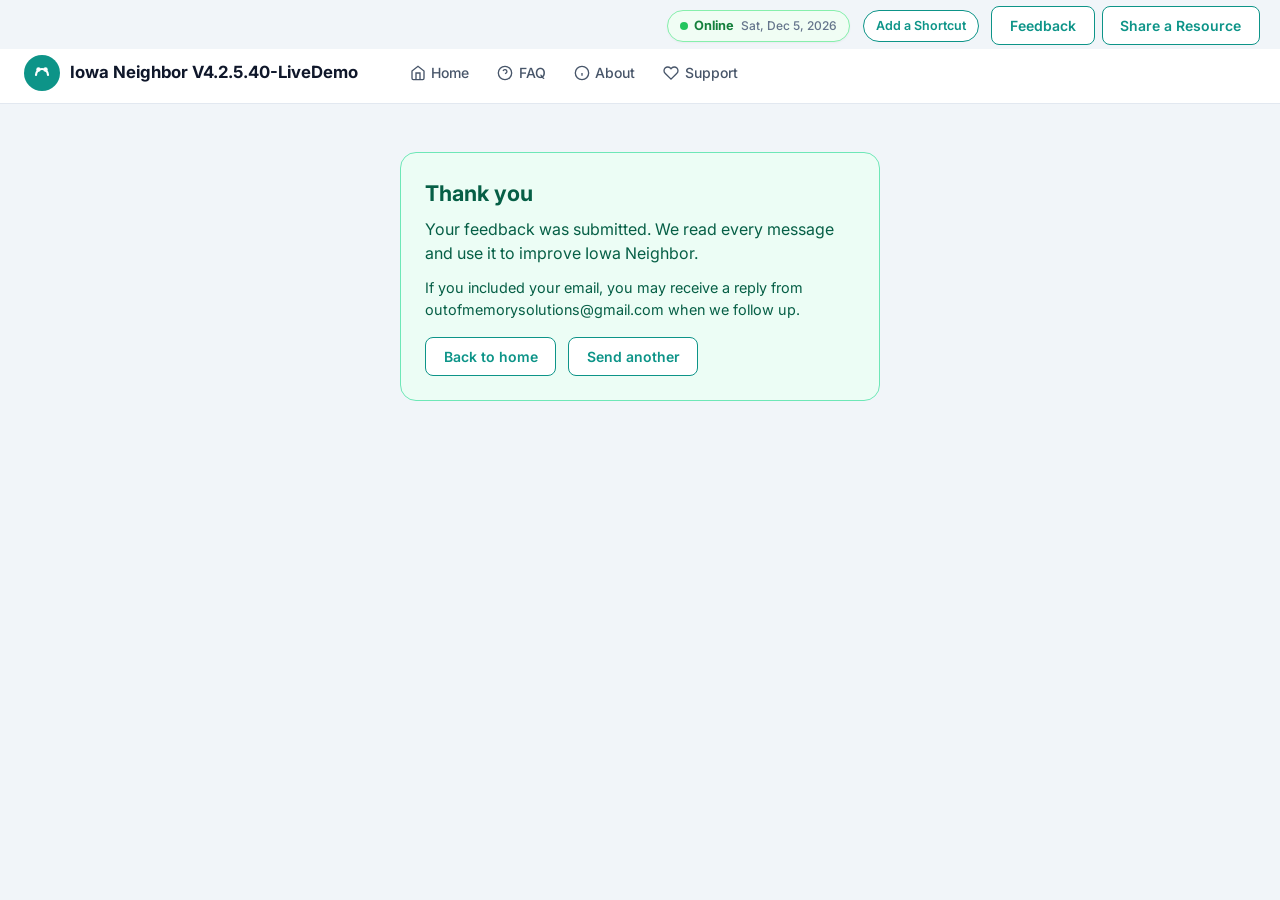
<file: feedback-thanks.html>
<!DOCTYPE html>
<html lang="en">
<head>
  <meta charset="UTF-8" />
  <meta name="viewport" content="width=device-width, initial-scale=1" />
  <title>Thank you — Iowa Neighbor</title>
  <link href="https://fonts.googleapis.com/css2?family=Inter:wght@400;500;600;700&display=swap" rel="stylesheet" />
  <link rel="stylesheet" href="styles.css" />
  <script src="version.js" defer></script>
</head>
<body class="page-inner">
  <div class="header-top-strip">
    <div class="header-actions">
      <a class="btn btn-ghost" href="feedback.html">Feedback</a>
      <a class="btn btn-ghost" href="share-resource.html">Share a Resource</a>
    </div>
  </div>
  <header class="site-header">
    <div class="header-inner">
      <a href="index.html" class="logo">
        <svg width="36" height="36" viewBox="0 0 36 36" fill="none" aria-hidden="true">
          <circle cx="18" cy="18" r="18" fill="#0d9488"/>
          <path d="M12 20c0-3.3 2.7-6 6-6s6 2.7 6 6" stroke="#fff" stroke-width="2.2" stroke-linecap="round"/>
          <circle cx="14.5" cy="14.5" r="2.2" fill="#fff"/>
          <circle cx="21.5" cy="14.5" r="2.2" fill="#fff"/>
        </svg>
        <div class="logo-text">
          <span class="brand">Iowa Neighbor</span>
        </div>
      </a>
      <nav class="main-nav">
        <a href="index.html" class="nav-link" data-nav="home"><svg width="16" height="16" viewBox="0 0 24 24" fill="none" stroke="currentColor" stroke-width="2"><path d="M3 9l9-7 9 7v11a2 2 0 01-2 2H5a2 2 0 01-2-2z"/><polyline points="9 22 9 12 15 12 15 22"/></svg> Home</a>
        <a href="faq.html" class="nav-link" data-nav="faq"><svg width="16" height="16" viewBox="0 0 24 24" fill="none" stroke="currentColor" stroke-width="2"><circle cx="12" cy="12" r="10"/><path d="M9.09 9a3 3 0 015.83 1c0 2-3 3-3 3M12 17h.01"/></svg> FAQ</a>
        <a href="about.html" class="nav-link" data-nav="about"><svg width="16" height="16" viewBox="0 0 24 24" fill="none" stroke="currentColor" stroke-width="2"><circle cx="12" cy="12" r="10"/><path d="M12 16v-4M12 8h.01"/></svg> About</a>
        <a href="support.html" class="nav-link" data-nav="support"><svg width="16" height="16" viewBox="0 0 24 24" fill="none" stroke="currentColor" stroke-width="2"><path d="M20.84 4.61a5.5 5.5 0 00-7.78 0L12 5.67l-1.06-1.06a5.5 5.5 0 00-7.78 7.78l1.06 1.06L12 21.23l7.78-7.78 1.06-1.06a5.5 5.5 0 000-7.78z"/></svg> Support</a>
      </nav>
    </div>
  </header>
  <main style="max-width:32rem;margin:3rem auto;padding:0 1rem;text-align:left">
    <div style="padding:1.5rem;background:#ecfdf5;border:1px solid #6ee7b7;border-radius:16px;color:#065f46">
      <h1 style="margin:0 0 0.5rem;font-size:1.35rem">Thank you</h1>
      <p style="margin:0 0 0.75rem">Your feedback was submitted. We read every message and use it to improve Iowa Neighbor.</p>
      <p style="margin:0 0 1rem;font-size:0.9rem">If you included your email, you may receive a reply from outofmemorysolutions@gmail.com when we follow up.</p>
      <a class="btn btn-primary" href="index.html">Back to home</a>
      <a class="btn btn-ghost" href="feedback.html" style="margin-left:0.5rem">Send another</a>
    </div>
  </main>
  <script src="version.js"></script>
  <script src="offline.js" defer></script>
  <script src="pwa.js" defer></script>

</body>
</html>
</file>
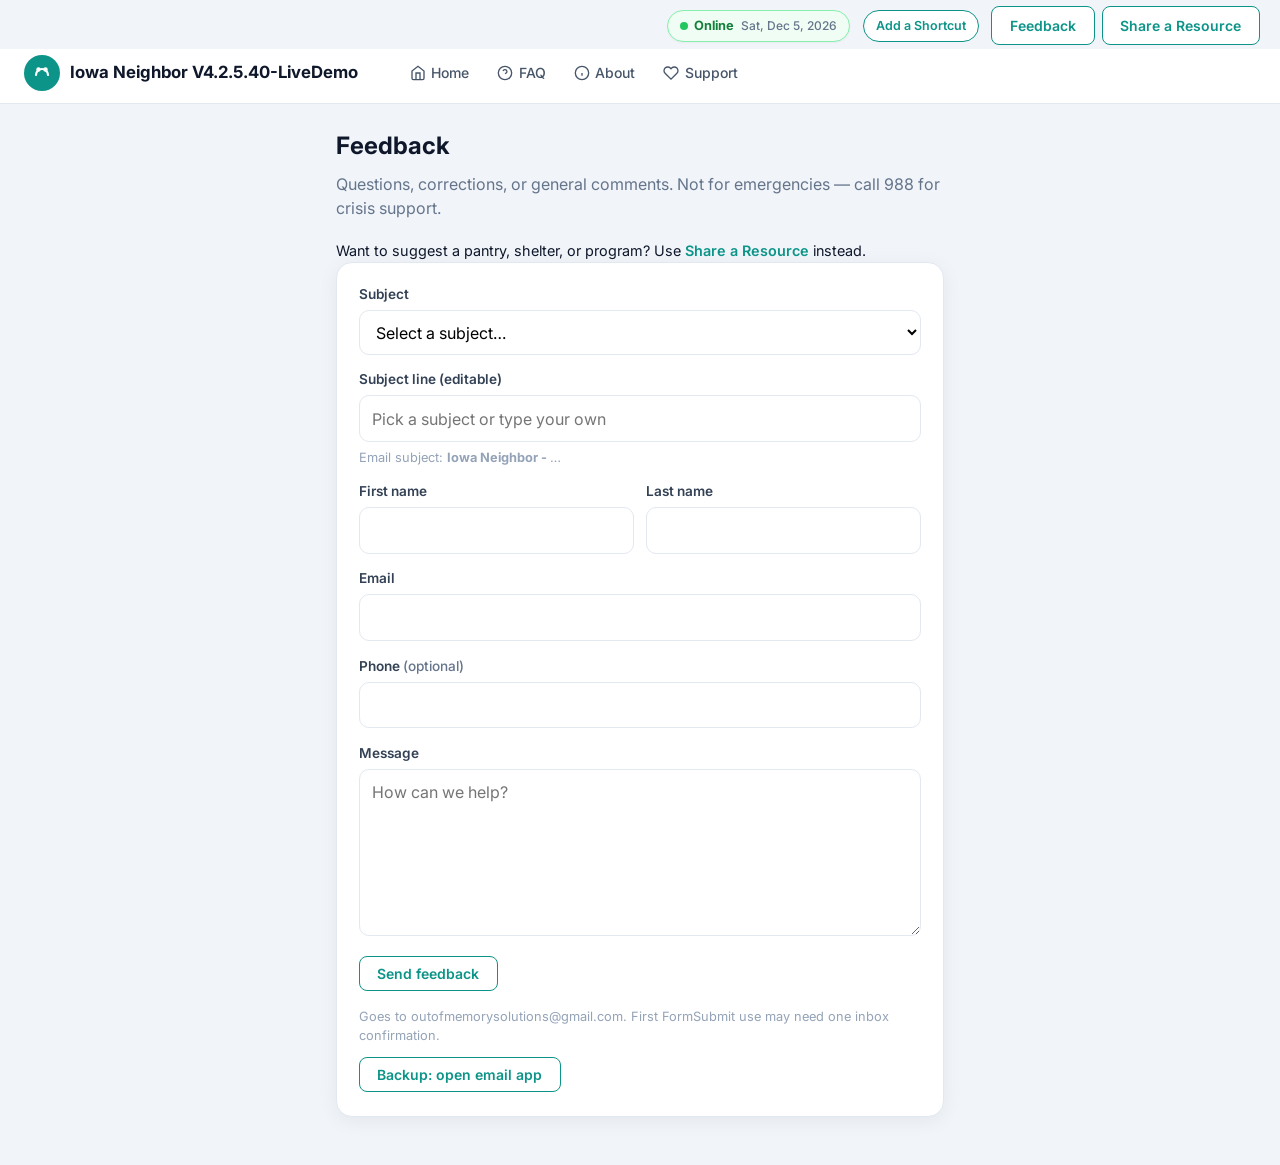
<file: feedback.html>
<!DOCTYPE html>
<html lang="en">
<head>
  <meta charset="UTF-8" />
  <meta name="viewport" content="width=device-width, initial-scale=1" />
  <title>Feedback — Iowa Neighbor</title>
  <link href="https://fonts.googleapis.com/css2?family=Inter:wght@400;500;600;700&display=swap" rel="stylesheet" />
  <link rel="stylesheet" href="styles.css" />
  <script src="version.js" defer></script>
  <style>
    .fb-wrap { max-width: 560px; margin: 2rem auto; padding: 0 1rem 3rem; }
    .fb-card { padding: 1.25rem; background: #fff; border: 1px solid #e2e8f0; border-radius: 16px; }
    .fb-field { margin-bottom: 0.9rem; }
    .fb-field label { display: block; font-weight: 600; font-size: 0.85rem; margin-bottom: 0.35rem; color: #334155; }
    .fb-field input, .fb-field select, .fb-field textarea {
      width: 100%; box-sizing: border-box; padding: 0.65rem 0.8rem;
      border-radius: 10px; border: 1.5px solid #e2e8f0; font: inherit; background: #fff;
    }
    .fb-row { display: grid; grid-template-columns: 1fr 1fr; gap: 0.75rem; }
    @media (max-width: 520px) { .fb-row { grid-template-columns: 1fr; } }
    .fb-hint { font-size: 0.8rem; color: #94a3b8; margin-top: 1rem; }
    .fb-alt { margin-top: 1rem; font-size: 0.9rem; }
  </style>
</head>
<body class="page-inner">
  <div class="header-top-strip">
    <div class="header-actions">
      <a class="btn btn-ghost" href="feedback.html">Feedback</a>
      <a class="btn btn-ghost" href="share-resource.html">Share a Resource</a>
    </div>
  </div>
  <header class="site-header">
    <div class="header-inner">
      <a href="index.html" class="logo">
        <svg width="36" height="36" viewBox="0 0 36 36" fill="none" aria-hidden="true">
          <circle cx="18" cy="18" r="18" fill="#0d9488"/>
          <path d="M12 20c0-3.3 2.7-6 6-6s6 2.7 6 6" stroke="#fff" stroke-width="2.2" stroke-linecap="round"/>
          <circle cx="14.5" cy="14.5" r="2.2" fill="#fff"/>
          <circle cx="21.5" cy="14.5" r="2.2" fill="#fff"/>
        </svg>
        <div class="logo-text">
          <span class="brand">Iowa Neighbor</span>
        </div>
      </a>
      <nav class="main-nav">
        <a href="index.html" class="nav-link" data-nav="home"><svg width="16" height="16" viewBox="0 0 24 24" fill="none" stroke="currentColor" stroke-width="2"><path d="M3 9l9-7 9 7v11a2 2 0 01-2 2H5a2 2 0 01-2-2z"/><polyline points="9 22 9 12 15 12 15 22"/></svg> Home</a>
        <a href="faq.html" class="nav-link" data-nav="faq"><svg width="16" height="16" viewBox="0 0 24 24" fill="none" stroke="currentColor" stroke-width="2"><circle cx="12" cy="12" r="10"/><path d="M9.09 9a3 3 0 015.83 1c0 2-3 3-3 3M12 17h.01"/></svg> FAQ</a>
        <a href="about.html" class="nav-link" data-nav="about"><svg width="16" height="16" viewBox="0 0 24 24" fill="none" stroke="currentColor" stroke-width="2"><circle cx="12" cy="12" r="10"/><path d="M12 16v-4M12 8h.01"/></svg> About</a>
        <a href="support.html" class="nav-link" data-nav="support"><svg width="16" height="16" viewBox="0 0 24 24" fill="none" stroke="currentColor" stroke-width="2"><path d="M20.84 4.61a5.5 5.5 0 00-7.78 0L12 5.67l-1.06-1.06a5.5 5.5 0 00-7.78 7.78l1.06 1.06L12 21.23l7.78-7.78 1.06-1.06a5.5 5.5 0 000-7.78z"/></svg> Support</a>
      </nav>
    </div>
  </header>
  <main class="fb-wrap">
    <h1 style="font-size:1.5rem;margin:0 0 0.5rem">Feedback</h1>
    <p style="color:#64748b;margin:0 0 1.25rem">Questions, corrections, or general comments. Not for emergencies — call 988 for crisis support.</p>
    <p class="fb-alt">Want to suggest a pantry, shelter, or program? Use <a href="share-resource.html" style="color:#0d9488;font-weight:600">Share a Resource</a> instead.</p>
    <form class="fb-card" action="https://formsubmit.co/outofmemorysolutions@gmail.com" method="POST" id="feedback-form">
      <input type="hidden" name="_subject" id="fs-subject" value="Iowa Neighbor - Feedback" />
      <input type="hidden" name="_template" value="table" />
      <input type="hidden" name="_captcha" value="false" />
      <input type="hidden" name="_next" id="fs-next" value="" />
      <input type="text" name="_honey" style="display:none" tabindex="-1" autocomplete="off" />
      <div class="fb-field">
        <label for="fb-subject-select">Subject</label>
        <select id="fb-subject-select">
          <option value="">Select a subject…</option>
          <option value="Question">Question</option>
          <option value="Correction">Correction (wrong info)</option>
          <option value="General feedback">General feedback</option>
          <option value="Other">Other</option>
        </select>
      </div>
      <div class="fb-field">
        <label for="fb-subject-edit">Subject line (editable)</label>
        <input id="fb-subject-edit" name="subject_line" type="text" maxlength="120" required placeholder="Pick a subject or type your own" autocomplete="off" />
        <p style="margin:0.35rem 0 0;font-size:0.8rem;color:#94a3b8">Email subject: <strong>Iowa Neighbor - </strong><span id="fb-subject-preview">…</span></p>
      </div>
      <div class="fb-row">
        <div class="fb-field">
          <label for="fb-first">First name</label>
          <input id="fb-first" name="first_name" type="text" autocomplete="given-name" required />
        </div>
        <div class="fb-field">
          <label for="fb-last">Last name</label>
          <input id="fb-last" name="last_name" type="text" autocomplete="family-name" required />
        </div>
      </div>
      <div class="fb-field">
        <label for="fb-email">Email</label>
        <input id="fb-email" name="email" type="email" autocomplete="email" required />
      </div>
      <div class="fb-field">
        <label for="fb-phone">Phone <span style="font-weight:500;color:#64748b">(optional)</span></label>
        <input id="fb-phone" name="phone" type="tel" autocomplete="tel" />
      </div>
      <div class="fb-field">
        <label for="fb-message">Message</label>
        <textarea id="fb-message" name="message" required rows="6" placeholder="How can we help?"></textarea>
      </div>
      <button type="submit" class="btn btn-primary">Send feedback</button>
      <p class="fb-hint">Goes to outofmemorysolutions@gmail.com. First FormSubmit use may need one inbox confirmation.</p>
      <button type="button" class="btn btn-ghost" id="fb-mailto" style="margin-top:0.75rem">Backup: open email app</button>
    </form>
  </main>
  <script>
    (function () {
      var sel = document.getElementById('fb-subject-select');
      var edit = document.getElementById('fb-subject-edit');
      var preview = document.getElementById('fb-subject-preview');
      document.getElementById('fs-next').value = location.href.replace(/feedback\.html.*/i, 'feedback-thanks.html');
      function sync() {
        preview.textContent = (edit.value || '').trim() || '…';
        document.getElementById('fs-subject').value = 'Iowa Neighbor - ' + ((edit.value || '').trim() || 'Feedback');
      }
      sel.addEventListener('change', function () {
        if (sel.value === 'Other') { edit.value = ''; edit.focus(); }
        else if (sel.value) edit.value = sel.value;
        sync();
      });
      edit.addEventListener('input', sync);
      sync();
      document.getElementById('fb-mailto').onclick = function () {
        var s = (edit.value || '').trim() || 'Feedback';
        var body = 'Name: ' + document.getElementById('fb-first').value + ' ' + document.getElementById('fb-last').value +
          '\nEmail: ' + document.getElementById('fb-email').value +
          '\nPhone: ' + (document.getElementById('fb-phone').value || '') +
          '\n\n' + document.getElementById('fb-message').value;
        location.href = 'mailto:outofmemorysolutions@gmail.com?subject=' + encodeURIComponent('Iowa Neighbor - ' + s) + '&body=' + encodeURIComponent(body);
      };
    })();
  </script>
  <script src="version.js"></script>
  <script src="offline.js" defer></script>
  <script src="pwa.js" defer></script>

</body>
</html>
</file>
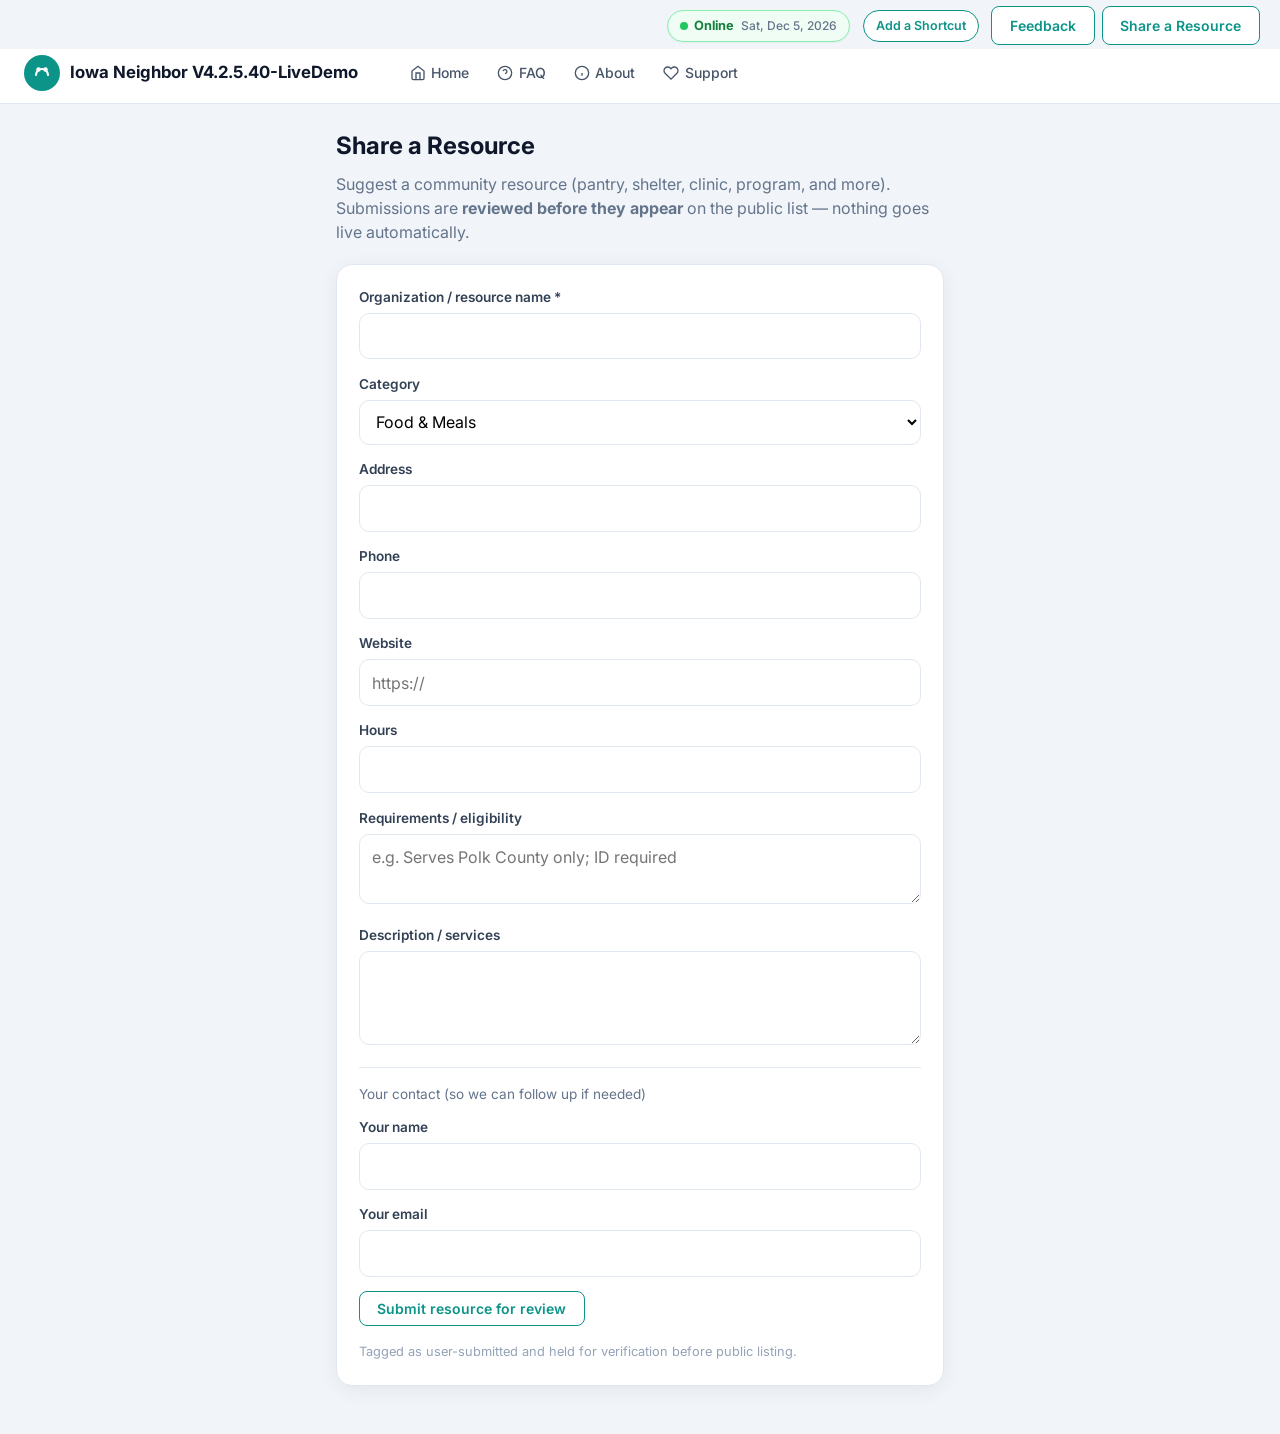
<file: share-resource.html>
<!DOCTYPE html>
<html lang="en">
<head>
  <meta charset="UTF-8" />
  <meta name="viewport" content="width=device-width, initial-scale=1" />
  <title>Share a Resource — Iowa Neighbor</title>
  <link href="https://fonts.googleapis.com/css2?family=Inter:wght@400;500;600;700&display=swap" rel="stylesheet" />
  <link rel="stylesheet" href="styles.css" />
  <script src="version.js" defer></script>
  <style>
    .fb-wrap { max-width: 560px; margin: 2rem auto; padding: 0 1rem 3rem; }
    .fb-card { padding: 1.25rem; background: #fff; border: 1px solid #e2e8f0; border-radius: 16px; }
    .fb-field { margin-bottom: 0.9rem; }
    .fb-field label { display: block; font-weight: 600; font-size: 0.85rem; margin-bottom: 0.35rem; color: #334155; }
    .fb-field input, .fb-field select, .fb-field textarea {
      width: 100%; box-sizing: border-box; padding: 0.65rem 0.8rem;
      border-radius: 10px; border: 1.5px solid #e2e8f0; font: inherit; background: #fff;
    }
    .fb-hint { font-size: 0.8rem; color: #94a3b8; margin-top: 1rem; }
  </style>
</head>
<body class="page-inner">
  <div class="header-top-strip">
    <div class="header-actions">
      <a class="btn btn-ghost" href="feedback.html">Feedback</a>
      <a class="btn btn-ghost" href="share-resource.html">Share a Resource</a>
    </div>
  </div>
  <header class="site-header">
    <div class="header-inner">
      <a href="index.html" class="logo">
        <svg width="36" height="36" viewBox="0 0 36 36" fill="none" aria-hidden="true">
          <circle cx="18" cy="18" r="18" fill="#0d9488"/>
          <path d="M12 20c0-3.3 2.7-6 6-6s6 2.7 6 6" stroke="#fff" stroke-width="2.2" stroke-linecap="round"/>
          <circle cx="14.5" cy="14.5" r="2.2" fill="#fff"/>
          <circle cx="21.5" cy="14.5" r="2.2" fill="#fff"/>
        </svg>
        <div class="logo-text">
          <span class="brand">Iowa Neighbor</span>
        </div>
      </a>
      <nav class="main-nav">
        <a href="index.html" class="nav-link" data-nav="home"><svg width="16" height="16" viewBox="0 0 24 24" fill="none" stroke="currentColor" stroke-width="2"><path d="M3 9l9-7 9 7v11a2 2 0 01-2 2H5a2 2 0 01-2-2z"/><polyline points="9 22 9 12 15 12 15 22"/></svg> Home</a>
        <a href="faq.html" class="nav-link" data-nav="faq"><svg width="16" height="16" viewBox="0 0 24 24" fill="none" stroke="currentColor" stroke-width="2"><circle cx="12" cy="12" r="10"/><path d="M9.09 9a3 3 0 015.83 1c0 2-3 3-3 3M12 17h.01"/></svg> FAQ</a>
        <a href="about.html" class="nav-link" data-nav="about"><svg width="16" height="16" viewBox="0 0 24 24" fill="none" stroke="currentColor" stroke-width="2"><circle cx="12" cy="12" r="10"/><path d="M12 16v-4M12 8h.01"/></svg> About</a>
        <a href="support.html" class="nav-link" data-nav="support"><svg width="16" height="16" viewBox="0 0 24 24" fill="none" stroke="currentColor" stroke-width="2"><path d="M20.84 4.61a5.5 5.5 0 00-7.78 0L12 5.67l-1.06-1.06a5.5 5.5 0 00-7.78 7.78l1.06 1.06L12 21.23l7.78-7.78 1.06-1.06a5.5 5.5 0 000-7.78z"/></svg> Support</a>
      </nav>
    </div>
  </header>
  <main class="fb-wrap">
    <h1 style="font-size:1.5rem;margin:0 0 0.5rem">Share a Resource</h1>
    <p style="color:#64748b;margin:0 0 1.25rem">Suggest a community resource (pantry, shelter, clinic, program, and more). Submissions are <strong>reviewed before they appear</strong> on the public list — nothing goes live automatically.</p>
    <form class="fb-card" action="https://formsubmit.co/outofmemorysolutions@gmail.com" method="POST">
      <input type="hidden" name="_subject" value="Iowa Neighbor - Share a Resource" />
      <input type="hidden" name="_template" value="table" />
      <input type="hidden" name="_captcha" value="false" />
      <input type="hidden" name="_next" id="fs-next" value="" />
      <input type="hidden" name="form_type" value="share_resource" />
      <input type="hidden" name="tags" value="user-submitted" />
      <input type="text" name="_honey" style="display:none" tabindex="-1" autocomplete="off" />

      <div class="fb-field">
        <label for="sr-name">Organization / resource name *</label>
        <input id="sr-name" name="organization_name" type="text" required autocomplete="organization" />
      </div>
      <div class="fb-field">
        <label for="sr-category">Category</label>
        <select id="sr-category" name="category">
          <option value="Food & Meals">Food & Meals</option>
          <option value="Housing Assistance">Housing Assistance</option>
          <option value="Shelter">Shelter</option>
          <option value="Healthcare">Healthcare</option>
          <option value="Family & Children">Family & Children</option>
          <option value="Other Resources">Other Resources</option>
        </select>
      </div>
      <div class="fb-field">
        <label for="sr-address">Address</label>
        <input id="sr-address" name="address" type="text" autocomplete="street-address" />
      </div>
      <div class="fb-field">
        <label for="sr-phone">Phone</label>
        <input id="sr-phone" name="phone" type="tel" autocomplete="tel" />
      </div>
      <div class="fb-field">
        <label for="sr-website">Website</label>
        <input id="sr-website" name="website" type="url" autocomplete="url" placeholder="https://" />
      </div>
      <div class="fb-field">
        <label for="sr-hours">Hours</label>
        <input id="sr-hours" name="hours" type="text" />
      </div>
      <div class="fb-field">
        <label for="sr-requirements">Requirements / eligibility</label>
        <textarea id="sr-requirements" name="requirements" rows="2" placeholder="e.g. Serves Polk County only; ID required"></textarea>
      </div>
      <div class="fb-field">
        <label for="sr-description">Description / services</label>
        <textarea id="sr-description" name="description" rows="3"></textarea>
      </div>
      <hr style="border:none;border-top:1px solid #e2e8f0;margin:1rem 0" />
      <p style="font-size:0.85rem;color:#64748b;margin:0 0 0.75rem">Your contact (so we can follow up if needed)</p>
      <div class="fb-field">
        <label for="sr-your-name">Your name</label>
        <input id="sr-your-name" name="submitter_name" type="text" autocomplete="name" />
      </div>
      <div class="fb-field">
        <label for="sr-your-email">Your email</label>
        <input id="sr-your-email" name="email" type="email" autocomplete="email" />
      </div>
      <button type="submit" class="btn btn-primary">Submit resource for review</button>
      <p class="fb-hint">Tagged as user-submitted and held for verification before public listing.</p>
    </form>
  </main>
  <script>
    document.getElementById('fs-next').value = location.href.replace(/share-resource\.html.*/i, 'feedback-thanks.html');
  </script>
  <script src="version.js"></script>
  <script src="offline.js" defer></script>
  <script src="pwa.js" defer></script>

</body>
</html>
</file>
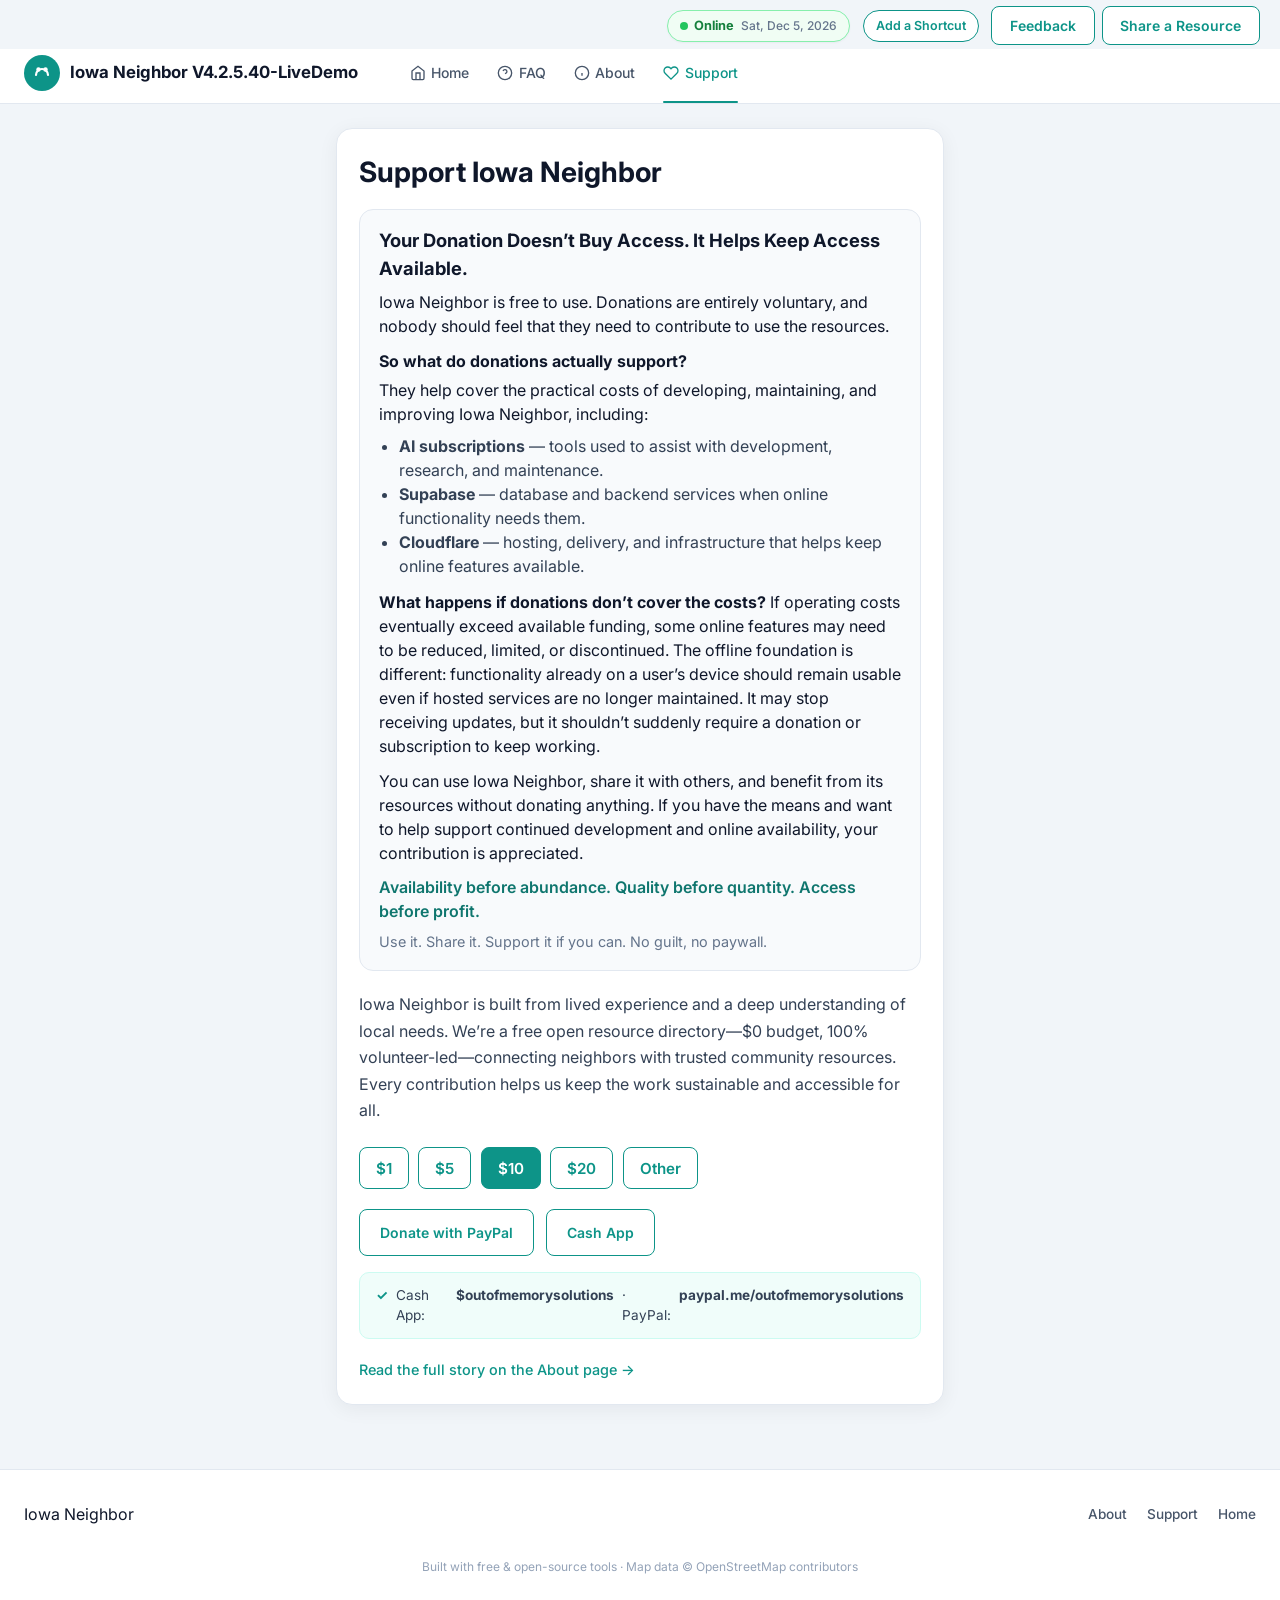
<file: support.html>
<!DOCTYPE html>
<html lang="en">
<head>
  <meta charset="UTF-8" />
  <meta name="viewport" content="width=device-width, initial-scale=1.0" />
  <title>Iowa Neighbor V4.2.5.22-LiveDemo</title>
  <link rel="manifest" href="manifest.json" />
  <meta name="theme-color" content="#0d9488" />
  <meta name="description" content="Support Iowa Neighbor — a free, open community resource directory kept on a $0 budget." />
  <link rel="preconnect" href="https://fonts.googleapis.com" />
  <link rel="preconnect" href="https://fonts.gstatic.com" crossorigin />
  <link href="https://fonts.googleapis.com/css2?family=Inter:wght@400;500;600;700&display=swap" rel="stylesheet" />
  <link rel="stylesheet" href="styles.css" />
  <script src="version.js" defer></script>
  <script src="offline.js" defer></script>
  <script src="pwa.js" defer></script>
</head>
<body class="page-inner">
  <div class="header-top-strip">
    <div class="header-actions">
      <a class="btn btn-ghost" href="feedback.html">Feedback</a>
      <a class="btn btn-ghost" href="share-resource.html">Share a Resource</a>
    </div>
  </div>
  <header class="site-header">
    <div class="header-inner">
      <a href="index.html" class="logo">
        <svg width="36" height="36" viewBox="0 0 36 36" fill="none" aria-hidden="true">
          <circle cx="18" cy="18" r="18" fill="#0d9488"/>
          <path d="M12 20c0-3.3 2.7-6 6-6s6 2.7 6 6" stroke="#fff" stroke-width="2.2" stroke-linecap="round"/>
          <circle cx="14.5" cy="14.5" r="2.2" fill="#fff"/>
          <circle cx="21.5" cy="14.5" r="2.2" fill="#fff"/>
        </svg>
        <div class="logo-text">
          <span class="brand">Iowa Neighbor</span>
        </div>
      </a>
      <nav class="main-nav">
        <a href="index.html" class="nav-link" data-nav="home"><svg width="16" height="16" viewBox="0 0 24 24" fill="none" stroke="currentColor" stroke-width="2"><path d="M3 9l9-7 9 7v11a2 2 0 01-2 2H5a2 2 0 01-2-2z"/><polyline points="9 22 9 12 15 12 15 22"/></svg> Home</a>
        <a href="faq.html" class="nav-link" data-nav="faq"><svg width="16" height="16" viewBox="0 0 24 24" fill="none" stroke="currentColor" stroke-width="2"><circle cx="12" cy="12" r="10"/><path d="M9.09 9a3 3 0 015.83 1c0 2-3 3-3 3M12 17h.01"/></svg> FAQ</a>
        <a href="about.html" class="nav-link" data-nav="about"><svg width="16" height="16" viewBox="0 0 24 24" fill="none" stroke="currentColor" stroke-width="2"><circle cx="12" cy="12" r="10"/><path d="M12 16v-4M12 8h.01"/></svg> About</a>
        <a href="support.html" class="nav-link active" data-nav="support"><svg width="16" height="16" viewBox="0 0 24 24" fill="none" stroke="currentColor" stroke-width="2"><path d="M20.84 4.61a5.5 5.5 0 00-7.78 0L12 5.67l-1.06-1.06a5.5 5.5 0 00-7.78 7.78l1.06 1.06L12 21.23l7.78-7.78 1.06-1.06a5.5 5.5 0 000-7.78z"/></svg> Support</a>
      </nav>
    </div>
  </header>

  <main class="page-main">
    <div class="page-card support-card">
      <h1>Support Iowa Neighbor</h1>

      <div class="support-philosophy" style="margin:0 0 1.25rem;padding:1.1rem 1.2rem;background:#f8fafc;border:1px solid #e2e8f0;border-radius:14px">
        <h2 style="margin:0 0 0.5rem;font-size:1.15rem;color:#0f172a">Your Donation Doesn’t Buy Access. It Helps Keep Access Available.</h2>
        <p style="margin:0 0 0.65rem">
          Iowa Neighbor is free to use. Donations are entirely voluntary, and nobody should feel that they need to contribute to use the resources.
        </p>
        <p style="margin:0 0 0.35rem"><strong>So what do donations actually support?</strong></p>
        <p style="margin:0 0 0.5rem">They help cover the practical costs of developing, maintaining, and improving Iowa Neighbor, including:</p>
        <ul style="margin:0 0 0.75rem;padding-left:1.25rem;color:#334155">
          <li><strong>AI subscriptions</strong> — tools used to assist with development, research, and maintenance.</li>
          <li><strong>Supabase</strong> — database and backend services when online functionality needs them.</li>
          <li><strong>Cloudflare</strong> — hosting, delivery, and infrastructure that helps keep online features available.</li>
        </ul>
        <p style="margin:0 0 0.65rem">
          <strong>What happens if donations don’t cover the costs?</strong>
          If operating costs eventually exceed available funding, some online features may need to be reduced, limited, or discontinued.
          The offline foundation is different: functionality already on a user’s device should remain usable even if hosted services are no longer maintained.
          It may stop receiving updates, but it shouldn’t suddenly require a donation or subscription to keep working.
        </p>
        <p style="margin:0 0 0.65rem">
          You can use Iowa Neighbor, share it with others, and benefit from its resources without donating anything.
          If you have the means and want to help support continued development and online availability, your contribution is appreciated.
        </p>
        <p style="margin:0;font-weight:600;color:#0f766e">
          Availability before abundance. Quality before quantity. Access before profit.
        </p>
        <p style="margin:0.5rem 0 0;color:#64748b;font-size:0.9rem">
          Use it. Share it. Support it if you can. No guilt, no paywall.
        </p>
      </div>

      <p class="support-lead">
        Iowa Neighbor is built from lived experience and a deep understanding of local needs.
        We’re a free open resource directory—$0 budget, 100% volunteer-led—connecting neighbors
        with trusted community resources. Every contribution helps us keep the work sustainable
        and accessible for all.
      </p>

      <div class="amount-row" role="group" aria-label="Donation amount">
        <button type="button" class="amount-btn" data-amount="1">$1</button>
        <button type="button" class="amount-btn" data-amount="5">$5</button>
        <button type="button" class="amount-btn selected" data-amount="10">$10</button>
        <button type="button" class="amount-btn" data-amount="20">$20</button>
        <button type="button" class="amount-btn" data-amount="other">Other</button>
      </div>
      <div class="other-amount-wrap" id="other-amount-wrap" hidden>
        <label for="other-amount">Amount (USD)</label>
        <input type="number" id="other-amount" min="1" step="1" placeholder="Enter amount" />
      </div>

      <div class="donate-actions">
        <!-- PayPal.me: outofmemorysolutions -->
        <a id="btn-paypal" class="btn btn-primary btn-donate"
           href="https://www.paypal.me/outofmemorysolutions/10"
           target="_blank" rel="noopener noreferrer">
          Donate with PayPal
        </a>
        <!-- Cash App: $outofmemorysolutions -->
        <a id="btn-cashapp" class="btn btn-outline btn-donate"
           href="https://cash.app/$outofmemorysolutions/10"
           target="_blank" rel="noopener noreferrer">
          Cash App
        </a>
      </div>

      <p class="support-note">
        <span class="note-icon" aria-hidden="true">✓</span>
        Cash App: <strong>$outofmemorysolutions</strong> · PayPal: <strong>paypal.me/outofmemorysolutions</strong>
      </p>
      <p class="support-about-link">
        <a href="about.html">Read the full story on the About page →</a>
      </p>
    </div>
  </main>

  <footer class="site-footer">
    <div class="footer-inner">
      <div class="footer-brand">
        <span class="brand">Iowa Neighbor</span>
      </div>
      <div class="footer-links">
        <a href="about.html">About</a>
        <a href="support.html">Support</a>
        <a href="index.html">Home</a>
      </div>
      <p class="footer-note">Built with free &amp; open-source tools · Map data © OpenStreetMap contributors</p>
    </div>
  </footer>

  
  <script>
    (function () {
      var PAYPAL_ME = "https://www.paypal.me/outofmemorysolutions";
      var CASHAPP_BASE = "https://cash.app/$outofmemorysolutions";
      var amount = 10;

      var buttons = document.querySelectorAll(".amount-btn");
      var otherWrap = document.getElementById("other-amount-wrap");
      var otherInput = document.getElementById("other-amount");
      var btnPaypal = document.getElementById("btn-paypal");
      var btnCash = document.getElementById("btn-cashapp");

      function syncLinks() {
        if (!btnPaypal || !btnCash) return;
        if (amount > 0) {
          btnPaypal.href = PAYPAL_ME + "/" + amount;
          btnCash.href = CASHAPP_BASE + "/" + amount;
        } else {
          // Other with no number yet → main pages
          btnPaypal.href = PAYPAL_ME;
          btnCash.href = CASHAPP_BASE;
        }
      }

      buttons.forEach(function (btn) {
        btn.addEventListener("click", function () {
          buttons.forEach(function (b) { b.classList.remove("selected"); });
          btn.classList.add("selected");
          var v = btn.getAttribute("data-amount");
          if (v === "other") {
            if (otherWrap) otherWrap.hidden = false;
            amount = otherInput ? (parseInt(otherInput.value, 10) || 0) : 0;
          } else {
            if (otherWrap) otherWrap.hidden = true;
            amount = parseInt(v, 10);
          }
          syncLinks();
        });
      });

      if (otherInput) {
        otherInput.addEventListener("input", function () {
          amount = parseInt(otherInput.value, 10) || 0;
          syncLinks();
        });
      }

      syncLinks();
    })();
  </script>

</body>
</html>
</file>
<file: styles.css>
/* ═══════════════════════════════════════════════════════════
   Iowa Neighbor – pixel-close recreation (OpenStreetMap version)
   ═══════════════════════════════════════════════════════════ */
:root {
  --teal: #0d9488;
  --teal-dark: #0f766e;
  --teal-light: #ccfbf1;
  --slate-900: #0f172a;
  --slate-700: #334155;
  --slate-600: #475569;
  --slate-500: #64748b;
  --slate-400: #94a3b8;
  --slate-200: #e2e8f0;
  --slate-100: #f1f5f9;
  --slate-50: #f8fafc;
  --white: #ffffff;
  --green-600: #16a34a;
  --amber-500: #f59e0b;
  --radius: 12px;
  --shadow: 0 1px 3px rgba(0,0,0,.08), 0 4px 12px rgba(0,0,0,.04);
  --shadow-lg: 0 4px 24px rgba(0,0,0,.1);
  --font: 'Inter', system-ui, -apple-system, sans-serif;
}

*, *::before, *::after { box-sizing: border-box; margin: 0; padding: 0; }

body {
  font-family: var(--font);
  color: var(--slate-900);
  background: var(--slate-50);
  line-height: 1.5;
  -webkit-font-smoothing: antialiased;
  width: 100%;
  max-width: 100%;
  overflow-x: hidden;
}

a { color: inherit; text-decoration: none; }
button, select, input { font-family: inherit; }

/* ── Header ─────────────────────────────────────────────── */
.site-header {
  background: var(--white);
  border-bottom: 1px solid var(--slate-200);
  position: sticky;
  top: 0;
  z-index: 100;
}
.header-inner {
  max-width: 1280px;
  margin: 0 auto;
  padding: 0.75rem 1.5rem;
  display: flex;
  align-items: center;
  gap: 1.5rem;
}
.logo {
  display: flex;
  align-items: center;
  gap: 0.6rem;
  flex-shrink: 0;
}
.logo-text { display: flex; flex-direction: column; line-height: 1.15; }
.logo-text .brand { font-weight: 700; font-size: 1.05rem; color: var(--slate-900); }
.logo-text .version { font-size: 0.7rem; color: var(--slate-400); font-weight: 500; }

.main-nav {
  display: flex;
  align-items: center;
  gap: 0.25rem;
  margin-left: 1rem;
  flex: 1;
}
.nav-link {
  display: inline-flex;
  align-items: center;
  gap: 0.35rem;
  padding: 0.45rem 0.75rem;
  font-size: 0.875rem;
  font-weight: 500;
  color: var(--slate-600);
  border-radius: 8px;
  transition: background .15s, color .15s;
}
.nav-link:hover { background: var(--slate-100); color: var(--slate-900); }
.nav-link.active {
  color: var(--teal);
  background: transparent;
  position: relative;
}
.nav-link.active::after {
  content: '';
  position: absolute;
  bottom: -0.75rem;
  left: 0.75rem;
  right: 0.75rem;
  height: 2px;
  background: var(--teal);
  border-radius: 1px;
}

.header-actions { display: flex; gap: 0.5rem; margin-left: auto; }

.btn {
  display: inline-flex;
  align-items: center;
  justify-content: center;
  gap: 0.4rem;
  padding: 0.5rem 1.1rem;
  font-size: 0.875rem;
  font-weight: 600;
  border-radius: 8px;
  border: none;
  cursor: pointer;
  transition: background .15s, box-shadow .15s;
}
.btn-ghost,
.btn-primary {
  background: #ffffff;
  color: #0d9488;
  border: 1px solid #0d9488;
}
.btn-ghost:hover,
.btn-primary:hover {
  background: #0d9488;
  color: #ffffff;
  border-color: #0d9488;
}
.btn-search {
  background: #ffffff;
  color: #0d9488;
  border: 1px solid #0d9488;
  border-radius: 8px;
  padding: 0.65rem 1.25rem;
  font-weight: 600;
  cursor: pointer;
  transition: background .15s, color .15s;
}
.btn-search:hover {
  background: #0d9488;
  color: #ffffff;
  border-color: #0d9488;
}

/* ── Hero ───────────────────────────────────────────────── */
.hero {
  position: relative;
  overflow: hidden;
  background: linear-gradient(135deg, #e0f2fe 0%, #f0fdfa 40%, #fef9c3 100%);
  min-height: 420px;
}
.hero-bg {
  position: absolute;
  inset: 0;
  background:
    linear-gradient(to bottom, rgba(255,255,255,.15), rgba(255,255,255,.7)),
    url('https://images.unsplash.com/photo-1506905925346-21bda4d32df4?w=1600&q=80') center/cover no-repeat;
  opacity: 0.55;
  z-index: 0;
}
.hero-content {
  position: relative;
  z-index: 1;
  max-width: 1280px;
  margin: 0 auto;
  padding: 3.5rem 1.5rem 3rem;
}
.hero-eyebrow {
  font-size: 0.75rem;
  font-weight: 600;
  letter-spacing: 0.08em;
  color: var(--slate-600);
  text-transform: uppercase;
  margin-bottom: 0.75rem;
}
.hero h1 {
  font-size: clamp(1.9rem, 4vw, 2.75rem);
  font-weight: 700;
  line-height: 1.2;
  color: var(--slate-900);
  margin-bottom: 1rem;
  max-width: 640px;
}
.hero-sub {
  font-size: 1.05rem;
  color: var(--slate-700);
  max-width: 560px;
  margin-bottom: 1.75rem;
  line-height: 1.6;
}

.search-bar {
  display: flex;
  gap: 0.5rem;
  background: white;
  padding: 0.5rem;
  border-radius: 14px;
  box-shadow: var(--shadow-lg);
  max-width: 720px;
  flex-wrap: wrap;
}
.search-field {
  display: flex;
  align-items: center;
  gap: 0.5rem;
  padding: 0.4rem 0.75rem;
  flex: 1;
  min-width: 160px;
}
.search-field.location { flex: 2; }
.search-field input,
.search-field select {
  border: none;
  outline: none;
  font-size: 0.95rem;
  width: 100%;
  background: transparent;
  color: var(--slate-800);
}
.search-field select { cursor: pointer; }

.hero-badge {
  position: absolute;
  top: 2.5rem;
  right: 2rem;
  background: white;
  border-radius: 12px;
  padding: 0.9rem 1.1rem;
  display: flex;
  align-items: flex-start;
  gap: 0.7rem;
  box-shadow: var(--shadow);
  max-width: 240px;
}
.hero-badge strong { display: block; font-size: 0.9rem; color: var(--slate-900); }
.hero-badge span { font-size: 0.78rem; color: var(--slate-500); line-height: 1.35; }
.badge-icon {
  background: var(--teal-light);
  border-radius: 8px;
  padding: 0.4rem;
  flex-shrink: 0;
}

/* ── Categories ─────────────────────────────────────────── */
.categories {
  max-width: 1280px;
  margin: 0 auto;
  padding: 2rem 1.5rem 1rem;
}
.cat-grid {
  display: grid;
  grid-template-columns: repeat(6, 1fr);
  gap: 0.85rem;
}
@media (max-width: 1100px) { .cat-grid { grid-template-columns: repeat(3, 1fr); } }
@media (max-width: 640px)  { .cat-grid { grid-template-columns: repeat(2, 1fr); } }

.cat-card {
  background: white;
  border: 1px solid var(--slate-200);
  border-radius: var(--radius);
  padding: 1.15rem 1rem;
  text-align: left;
  cursor: pointer;
  transition: border-color .15s, box-shadow .15s, transform .12s;
}
.cat-card:hover {
  border-color: var(--teal);
  box-shadow: var(--shadow);
  transform: translateY(-2px);
}
.cat-icon {
  width: 42px;
  height: 42px;
  border-radius: 10px;
  display: flex;
  align-items: center;
  justify-content: center;
  margin-bottom: 0.75rem;
}
.cat-card h3 {
  font-size: 0.9rem;
  font-weight: 600;
  margin-bottom: 0.25rem;
  color: var(--slate-900);
}
.cat-card p {
  font-size: 0.75rem;
  color: var(--slate-500);
  line-height: 1.35;
}

/* ── Trust strip ────────────────────────────────────────── */
.trust-strip {
  max-width: 1280px;
  margin: 0 auto 1.5rem;
  padding: 1.1rem 1.5rem;
  display: grid;
  grid-template-columns: repeat(4, 1fr);
  gap: 1.25rem;
  background: white;
  border: 1px solid var(--slate-200);
  border-radius: var(--radius);
}
@media (max-width: 900px) { .trust-strip { grid-template-columns: repeat(2, 1fr); } }
.trust-item {
  display: flex;
  gap: 0.65rem;
  align-items: flex-start;
}
.trust-item strong { display: block; font-size: 0.85rem; color: var(--slate-900); }
.trust-item span { font-size: 0.75rem; color: var(--slate-500); line-height: 1.35; }

/* ── Results ────────────────────────────────────────────── */
.results-section {
  max-width: 1280px;
  margin: 0 auto;
  padding: 1.5rem 1.5rem 3rem;
}
.results-header {
  display: flex;
  justify-content: space-between;
  align-items: flex-end;
  margin-bottom: 1.25rem;
  flex-wrap: wrap;
  gap: 0.75rem;
}
.results-header h2 { font-size: 1.35rem; font-weight: 700; }
.results-meta { font-size: 0.875rem; color: var(--slate-500); margin-top: 0.2rem; }
.results-meta strong { color: var(--slate-700); }
.sort-wrap {
  display: flex;
  align-items: center;
  gap: 0.4rem;
  font-size: 0.875rem;
  color: var(--slate-600);
}
.sort-wrap select {
  border: 1px solid var(--slate-200);
  border-radius: 8px;
  padding: 0.4rem 0.7rem;
  background: white;
  font-size: 0.875rem;
}

.results-layout {
  display: grid;
  grid-template-columns: 1fr 340px;
  gap: 1.25rem;
  align-items: start;
}
@media (max-width: 960px) {
  .results-layout { grid-template-columns: 1fr; }
  .results-sidebar { order: -1; }
}

/* Cards */
.results-list { display: flex; flex-direction: column; gap: 0.9rem; }

.resource-card {
  background: white;
  border: 1px solid var(--slate-200);
  border-radius: var(--radius);
  padding: 1.15rem 1.25rem;
  display: grid;
  grid-template-columns: 72px 1fr auto;
  gap: 1rem;
  transition: box-shadow .15s;
}
.resource-card:hover { box-shadow: var(--shadow); }

.card-thumb {
  width: 72px;
  height: 72px;
  border-radius: 10px;
  background: linear-gradient(135deg, #ccfbf1, #a5f3fc);
  display: flex;
  align-items: center;
  justify-content: center;
  overflow: hidden;
  flex-shrink: 0;
}
.card-thumb img { width: 100%; height: 100%; object-fit: cover; }
.card-thumb .placeholder {
  font-size: 0.65rem;
  font-weight: 700;
  color: var(--teal-dark);
  text-align: center;
  line-height: 1.2;
  padding: 0.3rem;
}

.card-body { min-width: 0; }
.card-tags { display: flex; flex-wrap: wrap; gap: 0.35rem; margin-bottom: 0.35rem; }
.tag {
  font-size: 0.7rem;
  font-weight: 600;
  padding: 0.15rem 0.5rem;
  border-radius: 999px;
  background: var(--slate-100);
  color: var(--slate-600);
}
.tag.food { background: #d1fae5; color: #047857; }
.tag.shelter { background: #ede9fe; color: #6d28d9; }

.card-body h3 {
  font-size: 1.05rem;
  font-weight: 600;
  margin-bottom: 0.35rem;
  color: var(--slate-900);
}
.card-meta {
  font-size: 0.8rem;
  color: var(--slate-600);
  display: flex;
  flex-direction: column;
  gap: 0.15rem;
  margin-bottom: 0.4rem;
}
.card-meta span { display: flex; align-items: center; gap: 0.35rem; }
.card-desc {
  font-size: 0.82rem;
  color: var(--slate-500);
  line-height: 1.4;
  display: -webkit-box;
  -webkit-line-clamp: 2;
  -webkit-box-orient: vertical;
  overflow: hidden;
}

.card-side {
  display: flex;
  flex-direction: column;
  align-items: flex-end;
  gap: 0.5rem;
  min-width: 150px;
}
.badge-status {
  font-size: 0.7rem;
  font-weight: 600;
  padding: 0.2rem 0.55rem;
  border-radius: 999px;
  display: inline-flex;
  align-items: center;
  gap: 0.25rem;
}
.badge-status.verified { background: #d1fae5; color: #047857; }
.badge-status.review { background: #fef3c7; color: #b45309; }

.confidence {
  width: 100%;
  text-align: right;
}
.confidence-label {
  font-size: 0.7rem;
  color: var(--slate-500);
  margin-bottom: 0.2rem;
  display: flex;
  justify-content: space-between;
}
.confidence-bar {
  height: 6px;
  background: var(--slate-200);
  border-radius: 3px;
  overflow: hidden;
}
.confidence-fill {
  height: 100%;
  border-radius: 3px;
  transition: width .3s;
}
.confidence-fill.high { background: #16a34a; }
.confidence-fill.mid  { background: #f59e0b; }
.confidence-fill.low  { background: #ef4444; }

.card-side .meta-line {
  font-size: 0.72rem;
  color: var(--slate-500);
  display: flex;
  align-items: center;
  gap: 0.3rem;
}
.view-details {
  font-size: 0.8rem;
  font-weight: 600;
  color: var(--teal);
  margin-top: auto;
}
.view-details:hover { text-decoration: underline; }

/* Sidebar */
.results-sidebar { display: flex; flex-direction: column; gap: 1rem; position: sticky; top: 70px; }

.map-panel {
  background: white;
  border: 1px solid var(--slate-200);
  border-radius: var(--radius);
  overflow: hidden;
}
#map {
  height: 280px;
  width: 100%;
  background: #e2e8f0;
}
.btn-map {
  background: #ffffff;
  color: #0d9488;
  border: 1px solid #0d9488;
  border-radius: 8px;
  padding: 0.5rem 1rem;
  font-weight: 600;
  cursor: pointer;
  transition: background .15s, color .15s;
}
.btn-map:hover {
  background: #0d9488;
  color: #ffffff;
  border-color: #0d9488;
}

.filter-panel {
  background: white;
  border: 1px solid var(--slate-200);
  border-radius: var(--radius);
  padding: 1.1rem;
}
.filter-header {
  display: flex;
  justify-content: space-between;
  align-items: center;
  margin-bottom: 1rem;
}
.filter-header h3 { font-size: 0.95rem; font-weight: 600; }
.link-btn {
  background: none;
  border: none;
  color: var(--teal);
  font-size: 0.8rem;
  font-weight: 600;
  cursor: pointer;
}
.filter-group { margin-bottom: 1rem; }
.filter-group > label {
  display: block;
  font-size: 0.8rem;
  font-weight: 600;
  color: var(--slate-700);
  margin-bottom: 0.35rem;
}
.filter-input {
  display: flex;
  align-items: center;
  gap: 0.4rem;
  border: 1px solid var(--slate-200);
  border-radius: 8px;
  padding: 0.45rem 0.65rem;
}
.filter-input input {
  border: none;
  outline: none;
  font-size: 0.85rem;
  width: 100%;
  background: transparent;
}
.filter-group select {
  width: 100%;
  border: 1px solid var(--slate-200);
  border-radius: 8px;
  padding: 0.45rem 0.65rem;
  font-size: 0.85rem;
  background: white;
}
.checkbox-list { display: flex; flex-direction: column; gap: 0.35rem; }
.check-item {
  display: flex;
  align-items: center;
  gap: 0.45rem;
  font-size: 0.85rem;
  color: var(--slate-700);
  cursor: pointer;
}
.check-item input { accent-color: var(--teal); width: 15px; height: 15px; }

/* ── Footer ─────────────────────────────────────────────── */
.site-footer {
  background: white;
  border-top: 1px solid var(--slate-200);
  padding: 2rem 1.5rem;
  margin-top: 1rem;
}
.footer-inner {
  max-width: 1280px;
  margin: 0 auto;
  display: flex;
  flex-wrap: wrap;
  gap: 1.5rem;
  align-items: center;
  justify-content: space-between;
}
.footer-brand .logo {
  display: flex;
  align-items: center;
  gap: 0.5rem;
  font-weight: 700;
  margin-bottom: 0.35rem;
}
.footer-brand p { font-size: 0.85rem; color: var(--slate-500); }
.footer-links { display: flex; gap: 1.25rem; }
.footer-links a { font-size: 0.85rem; color: var(--slate-600); font-weight: 500; }
.footer-links a:hover { color: var(--teal); }
.footer-note {
  width: 100%;
  font-size: 0.75rem;
  color: var(--slate-400);
  text-align: center;
  margin-top: 0.5rem;
}

/* Leaflet tweaks */
.leaflet-container { font-family: var(--font); }
.custom-marker {
  background: var(--teal);
  border: 2px solid white;
  border-radius: 50%;
  width: 14px !important;
  height: 14px !important;
  box-shadow: 0 1px 4px rgba(0,0,0,.3);
}

/* Multi-state select — present in DOM, hidden until expansion */
.state-select-wrap[hidden] { display: none !important; }
.state-select-wrap {
  display: flex;
  align-items: center;
  margin-left: 0.5rem;
}
.state-select-wrap select {
  font: inherit;
  font-size: 0.875rem;
  padding: 0.35rem 0.6rem;
  border: 1px solid var(--border, #e2e8f0);
  border-radius: 8px;
  background: var(--surface, #fff);
  color: var(--text, #0f172a);
  cursor: pointer;
}
.sr-only {
  position: absolute;
  width: 1px;
  height: 1px;
  padding: 0;
  margin: -1px;
  overflow: hidden;
  clip: rect(0, 0, 0, 0);
  white-space: nowrap;
  border: 0;
}


/* Hero — match original V2 mock (Iowa capitol sunrise) */
.hero {
  position: relative;
  background-image:
    linear-gradient(90deg, rgba(255,255,255,0.92) 0%, rgba(255,255,255,0.78) 42%, rgba(255,255,255,0.25) 70%, rgba(255,255,255,0.05) 100%),
    url("assets/hero-bg.jpg");
  background-size: cover;
  background-position: center right;
  background-repeat: no-repeat;
  min-height: 340px;
  padding: 2.5rem 0 2.75rem;
  overflow: hidden;
}
.hero::before {
  content: none;
}
.hero-inner {
  position: relative;
  z-index: 1;
  max-width: 1100px;
  margin: 0 auto;
  padding: 0 1.25rem;
}
.hero-eyebrow {
  letter-spacing: 0.06em;
  font-size: 0.75rem;
  font-weight: 600;
  color: #0f766e;
  text-transform: uppercase;
  margin-bottom: 0.6rem;
}
.hero h1 {
  font-size: clamp(1.75rem, 3.5vw, 2.35rem);
  font-weight: 700;
  color: #0f172a;
  line-height: 1.2;
  margin: 0 0 0.75rem;
  max-width: min(22ch, 100%);
}
.hero-sub {
  color: #334155;
  max-width: 36rem;
  margin: 0 0 1.35rem;
  line-height: 1.55;
  font-size: 1rem;
}
/* Stronger Together — only inside hero, scrolls away with hero (not fixed over results) */
.hero {
  position: relative;
  overflow: hidden;
}
.hero-badge {
  position: absolute;
  right: 1.5rem;
  bottom: 1.75rem;
  top: auto;
  transform: none;
  background: rgba(255,255,255,0.95);
  backdrop-filter: blur(8px);
  border-radius: 12px;
  box-shadow: 0 8px 24px rgba(15, 23, 42, 0.12);
  padding: 0.9rem 1.1rem;
  display: flex;
  gap: 0.75rem;
  align-items: flex-start;
  max-width: 240px;
  z-index: 2;
  pointer-events: none;
}
@media (max-width: 900px) {
  .hero-badge {
    display: none; /* hide on smaller layouts where it collides with search */
  }
  .hero {
    background-position: 70% center;
  }
}


/* ── About & Support pages ── */
.page-main {
  max-width: 640px;
  margin: 0 auto;
  padding: 2.5rem 1.25rem 4rem;
}
.page-card {
  background: #fff;
  border: 1px solid var(--border, #e2e8f0);
  border-radius: 16px;
  box-shadow: 0 8px 30px rgba(15, 23, 42, 0.06);
  padding: 2rem 2rem 1.75rem;
}
.page-card h1 {
  font-size: 1.75rem;
  font-weight: 700;
  color: #0f172a;
  margin: 0 0 1rem;
}
.page-eyebrow {
  font-size: 0.75rem;
  font-weight: 600;
  letter-spacing: 0.06em;
  text-transform: uppercase;
  color: #0d9488;
  margin: 0 0 0.5rem;
}
.about-card p, .support-lead {
  color: #334155;
  line-height: 1.65;
  margin: 0 0 1rem;
}
.about-points {
  display: grid;
  gap: 0.75rem;
  margin: 1.5rem 0;
}
.about-point {
  display: flex;
  flex-direction: column;
  gap: 0.2rem;
  padding: 0.85rem 1rem;
  background: #f0fdfa;
  border-radius: 10px;
  border: 1px solid #ccfbf1;
}
.about-point strong { color: #0f766e; font-size: 0.9rem; }
.about-point span { color: #475569; font-size: 0.875rem; }
.about-cta-row {
  display: flex;
  flex-wrap: wrap;
  gap: 0.75rem;
  margin-top: 1.5rem;
}
.btn-outline {
  background: #ffffff;
  color: #0d9488;
  border: 1px solid #0d9488;
}
.btn-outline:hover {
  background: #0d9488;
  color: #ffffff;
  border-color: #0d9488;
}

.amount-row {
  display: flex;
  flex-wrap: wrap;
  gap: 0.6rem;
  margin: 1.5rem 0 1rem;
}
.amount-btn {
  background: #ffffff;
  color: #0d9488;
  border: 1px solid #0d9488;
  border-radius: 8px;
  padding: 0.65rem 1rem;
  font-weight: 600;
  font-size: 0.95rem;
  cursor: pointer;
  transition: background .15s, color .15s, border-color .15s;
}
.amount-btn:hover {
  background: #0d9488;
  color: #ffffff;
  border-color: #0d9488;
}
.amount-btn.selected {
  background: #0d9488;
  color: #ffffff;
  border-color: #0d9488;
}
.other-amount-wrap {
  margin-bottom: 1rem;
}
.other-amount-wrap label {
  display: block;
  font-size: 0.8rem;
  font-weight: 600;
  color: #64748b;
  margin-bottom: 0.35rem;
}
.other-amount-wrap input {
  width: 100%;
  max-width: 12rem;
  padding: 0.55rem 0.75rem;
  border: 1.5px solid #e2e8f0;
  border-radius: 10px;
  font: inherit;
}
.donate-actions {
  display: flex;
  flex-wrap: wrap;
  gap: 0.75rem;
  margin: 1.25rem 0 1rem;
}
.btn-donate:hover {
  background: #0d9488;
  color: #ffffff;
  border-color: #0d9488;
}
.btn-donate {
  background: #ffffff;
  color: #0d9488;
  border: 1px solid #0d9488;
  border-radius: 8px;
  padding: 0.75rem 1.25rem;
  font-weight: 600;
  cursor: pointer;
  transition: background .15s, color .15s;
}
.support-note {
  display: flex;
  align-items: flex-start;
  gap: 0.5rem;
  margin: 1rem 0 0;
  padding: 0.75rem 1rem;
  background: #f0fdfa;
  border: 1px solid #ccfbf1;
  border-radius: 10px;
  font-size: 0.85rem;
  color: #334155;
}
.note-icon {
  color: #0d9488;
  font-weight: 700;
}
.support-about-link {
  margin: 1.25rem 0 0;
  font-size: 0.9rem;
}
.support-about-link a { color: #0d9488; font-weight: 500; }


/* Resource detail modal + OSM map */
.detail-modal {
  position: fixed; inset: 0; z-index: 2000;
  display: none; align-items: center; justify-content: center;
}
.detail-modal.open { display: flex; }
.detail-backdrop {
  position: absolute; inset: 0; background: rgba(15,23,42,0.45);
}
.detail-panel {
  position: relative; z-index: 1;
  background: #fff; border-radius: 16px;
  width: min(560px, 94vw); max-height: 90vh; overflow: auto;
  padding: 1.5rem 1.5rem 1.25rem;
  box-shadow: 0 20px 50px rgba(15,23,42,0.2);
}
.detail-close {
  position: absolute; top: 0.75rem; right: 0.85rem;
  border: none; background: transparent; font-size: 1.5rem;
  line-height: 1; color: #64748b; cursor: pointer;
}
.detail-map {
  height: 220px; border-radius: 12px; margin: 1rem 0;
  border: 1px solid #e2e8f0; background: #f1f5f9;
}
.detail-actions {
  display: flex; flex-wrap: wrap; gap: 0.6rem; margin-top: 0.5rem;
}
.view-details {
  background: none; border: none; padding: 0;
  color: #0d9488; font-weight: 600; cursor: pointer;
  font: inherit; text-align: left;
}
.view-details:hover { text-decoration: underline; }

.about-credit {
  margin: 1.5rem 0 0.5rem;
  padding: 1rem 1.1rem;
  border-radius: 12px;
  border: 1px solid #e2e8f0;
  background: #f8fafc;
}
.about-credit p { margin: 0 0 0.4rem; color: #334155; }
.about-credit p:last-child { margin-bottom: 0; }


/* Connection mode — top-right Online/Offline */
.conn-status-btn {
  display: inline-flex;
  align-items: center;
  gap: 0.4rem;
  border: 1.5px solid #e2e8f0;
  background: #fff;
  border-radius: 999px;
  padding: 0.35rem 0.75rem;
  font: inherit;
  font-size: 0.8rem;
  cursor: pointer;
  margin-right: 0.35rem;
  box-shadow: 0 1px 2px rgba(15,23,42,0.04);
}
.conn-status-btn .conn-label { font-weight: 700; }
.conn-status-btn .conn-date { color: #64748b; font-weight: 500; font-size: 0.75rem; }
.conn-status-btn .conn-dot {
  width: 0.5rem; height: 0.5rem; border-radius: 999px; background: #94a3b8;
}
.conn-status-btn.is-online {
  border-color: #86efac;
  background: #f0fdf4;
}
.conn-status-btn.is-online .conn-label { color: #15803d; font-weight: 700; }
.conn-status-btn.is-online .conn-dot { background: #22c55e; }
.conn-status-btn.is-offline {
  border-color: #fecaca;
  background: #fef2f2;
}
.conn-status-btn.is-offline .conn-label { color: #b91c1c; font-weight: 700; }
.conn-status-btn.is-offline .conn-dot { background: #ef4444; }
.conn-status-fixed {
  position: fixed; top: 0.75rem; right: 0.75rem; z-index: 1500;
}
.conn-mode-pop {
  position: fixed;
  top: 3.5rem;
  right: 1rem;
  z-index: 1600;
  max-width: min(360px, calc(100vw - 1.5rem));
}
.conn-pop-card {
  background: #fff;
  border: 1px solid #e2e8f0;
  border-radius: 14px;
  box-shadow: 0 16px 40px rgba(15,23,42,0.14);
  padding: 1rem 1.1rem 1rem;
}
.conn-pop-head {
  display: flex; justify-content: space-between; align-items: center;
  margin-bottom: 0.65rem;
}
.conn-pop-head strong { font-size: 1rem; color: #0f172a; }
.conn-pop-close {
  border: none; background: transparent; font-size: 1.35rem;
  line-height: 1; color: #64748b; cursor: pointer;
}
.conn-pop-body { font-size: 0.9rem; color: #334155; line-height: 1.45; }
.conn-pop-body p { margin: 0 0 0.55rem; }
.conn-state { display: flex; align-items: center; gap: 0.4rem; margin-bottom: 0.5rem !important; }
.conn-state.online strong { color: #15803d; font-weight: 700; }
.conn-state.offline strong { color: #b91c1c; font-weight: 700; }
.conn-state .conn-dot {
  width: 0.55rem; height: 0.55rem; border-radius: 999px; display: inline-block;
}
.conn-state.online .conn-dot { background: #22c55e; }
.conn-state.offline .conn-dot { background: #ef4444; }
.conn-muted { color: #64748b; font-size: 0.85rem; }
.conn-warn {
  background: #fffbeb;
  border: 1px solid #fde68a;
  color: #92400e;
  border-radius: 10px;
  padding: 0.65rem 0.75rem;
  font-size: 0.85rem;
  margin: 0.5rem 0 0.25rem;
}
.conn-pop-actions {
  display: flex; flex-wrap: wrap; gap: 0.45rem; margin-top: 0.85rem;
}
.conn-pop-actions .btn {
  border-radius: 10px; padding: 0.5rem 0.9rem; font-weight: 600; font-size: 0.85rem;
  border: none; cursor: pointer;
}
.conn-pop-actions .btn-primary { background: #0d9488; color: #fff; }
.conn-pop-actions .btn-outline {
  background: #fff; color: #0d9488; border: 1.5px solid #0d9488;
}
@media (max-width: 720px) {
  .conn-status-btn .conn-date { display: none; }
  .conn-mode-pop { right: 0.5rem; left: 0.5rem; max-width: none; }
}


/* PWA — Add to Home Screen (optional) */
.pwa-install-btn {
  display: inline-flex;
  align-items: center;
  border: 1.5px solid #99f6e4;
  background: #f0fdfa;
  color: #0f766e;
  border-radius: 999px;
  padding: 0.35rem 0.75rem;
  font: inherit;
  font-size: 0.78rem;
  font-weight: 600;
  cursor: pointer;
  margin-right: 0.35rem;
  white-space: nowrap;
}
.pwa-install-btn:hover { background: #ccfbf1; }
.pwa-install-fixed {
  position: fixed; top: 3.25rem; right: 0.75rem; z-index: 1490;
}
.pwa-install-pop {
  position: fixed;
  top: 3.75rem;
  right: 1rem;
  z-index: 1650;
  max-width: min(380px, calc(100vw - 1.5rem));
}
.pwa-pop-card {
  background: #fff;
  border: 1px solid #e2e8f0;
  border-radius: 14px;
  box-shadow: 0 16px 40px rgba(15,23,42,0.14);
  padding: 1rem 1.1rem;
}
.pwa-pop-head {
  display: flex; justify-content: space-between; align-items: center;
  margin-bottom: 0.55rem;
}
.pwa-pop-close {
  border: none; background: transparent; font-size: 1.35rem;
  color: #64748b; cursor: pointer; line-height: 1;
}
.pwa-pop-body { font-size: 0.9rem; color: #334155; line-height: 1.45; }
.pwa-pop-body p { margin: 0 0 0.5rem; }
.pwa-muted { color: #64748b; font-size: 0.85rem; }
.pwa-pop-actions {
  display: flex; gap: 0.45rem; justify-content: flex-end; margin-top: 0.85rem;
}
.pwa-pop-actions .btn {
  border-radius: 10px; padding: 0.5rem 0.95rem; font-weight: 600; font-size: 0.85rem;
  border: none; cursor: pointer;
}
.pwa-pop-actions .btn-primary { background: #0d9488; color: #fff; }
.pwa-pop-actions .btn-outline {
  background: #fff; color: #0d9488; border: 1.5px solid #0d9488;
}
.pwa-hint {
  margin: 0.75rem 0 0;
  padding: 0.55rem 0.65rem;
  background: #f0fdfa;
  border-radius: 8px;
  font-size: 0.85rem;
  color: #0f766e;
}
@media (max-width: 720px) {
  .pwa-install-btn { font-size: 0.7rem; padding: 0.3rem 0.55rem; }
  .pwa-install-pop { left: 0.5rem; right: 0.5rem; max-width: none; }
}

.detail-verified-foot {
  margin: 1rem 0 0;
  padding-top: 0.75rem;
  border-top: 1px solid #e2e8f0;
  font-size: 0.8rem;
  color: #64748b;
}


/* ── Mobile / narrow screens (header + layout) ─────────── */
html {
  width: 100%;
  max-width: 100%;
  overflow-x: hidden;
}
.header-inner,
.hero-content,
.cat-grid,
.trust-strip,
.results-section,
.footer-inner {
  width: 100%;
  max-width: 1280px;
  box-sizing: border-box;
}
.header-inner {
  flex-wrap: wrap;
  row-gap: 0.5rem;
}
.logo-text .brand {
  font-weight: 700;
  font-size: 0.95rem;
  color: var(--slate-900);
  white-space: nowrap;
  max-width: none;
  overflow: visible;
  text-overflow: clip;
}
.header-actions {
  flex-wrap: wrap;
  justify-content: flex-end;
  align-items: center;
  gap: 0.4rem;
  max-width: 100%;
}
.header-actions .btn,
.header-actions .conn-status-btn {
  flex-shrink: 1;
  white-space: nowrap;
}
@media (max-width: 900px) {
  .header-inner {
    padding: 0.6rem 0.85rem;
    gap: 0.5rem;
  }
  .main-nav {
    order: 3;
    width: 100%;
    margin-left: 0;
    overflow-x: auto;
    -webkit-overflow-scrolling: touch;
    gap: 0.15rem;
    padding-bottom: 0.15rem;
    flex: 1 1 100%;
  }
  .main-nav .nav-link {
    flex-shrink: 0;
    padding: 0.4rem 0.55rem;
    font-size: 0.8rem;
  }
  .nav-link.active::after {
    bottom: -0.35rem;
  }
  .header-actions {
    margin-left: auto;
  }
  .header-actions .btn {
    padding: 0.4rem 0.65rem;
    font-size: 0.8rem;
  }
  .conn-status-btn {
    padding: 0.35rem 0.55rem !important;
    font-size: 0.75rem !important;
  }
  .conn-status-btn .conn-date {
    display: none; /* date on second line crowds mobile — keep Online/Offline clear */
  }
  .logo-text .brand {
    font-size: 0.9rem;
    max-width: 42vw;
  }
}
@media (max-width: 560px) {
  .header-actions .btn-primary {
    /* Get Help can stay; ghost buttons shrink */
  }
  /* Prefer compact PWA label on narrow phones */
  #pwa-install-btn,
  .pwa-install-btn {
    max-width: 9.5rem;
    overflow: hidden;
    text-overflow: ellipsis;
  }
  .hero-content {
    padding-left: 1rem;
    padding-right: 1rem;
  }
  .search-bar {
    flex-direction: column;
    align-items: stretch;
  }
  .results-layout {
    grid-template-columns: 1fr !important;
  }
}


/* Header action buttons: white default, teal fill on hover (consistent) */
.header-actions .btn,
.header-actions .btn-primary,
.header-actions .btn-ghost,
.header-actions .pwa-install-btn,
#pwa-install-btn {
  background: #ffffff !important;
  color: #0d9488 !important;
  border: 1px solid #0d9488 !important;
  box-shadow: none;
}
.header-actions .btn:hover,
.header-actions .btn-primary:hover,
.header-actions .btn-ghost:hover,
.header-actions .pwa-install-btn:hover,
#pwa-install-btn:hover {
  background: #0d9488 !important;
  color: #ffffff !important;
  border-color: #0d9488 !important;
}
/* Online/Offline status keeps semantic green/red — not the same as action buttons */


/* Site-wide action buttons: white default, teal hover (donations, search, map, header, etc.) */
button.btn,
a.btn,
.btn-primary,
.btn-ghost,
.btn-outline,
.btn-search,
.btn-map,
.btn-donate,
.amount-btn,
.link-btn.as-button {
  background: #ffffff;
  color: #0d9488;
  border: 1px solid #0d9488;
}
button.btn:hover,
a.btn:hover,
.btn-primary:hover,
.btn-ghost:hover,
.btn-outline:hover,
.btn-search:hover,
.btn-map:hover,
.btn-donate:hover,
.amount-btn:hover,
.amount-btn.selected {
  background: #0d9488;
  color: #ffffff;
  border-color: #0d9488;
}
/* Status pills stay semantic */
.conn-status-btn.is-online { background: #f0fdf4 !important; color: #15803d !important; border-color: #86efac !important; }
.conn-status-btn.is-offline { background: #fef2f2 !important; color: #b91c1c !important; border-color: #fecaca !important; }
.conn-status-btn.is-online:hover { background: #f0fdf4 !important; color: #15803d !important; }
.conn-status-btn.is-offline:hover { background: #fef2f2 !important; color: #b91c1c !important; }

/* Print / save summary — neutral wording, open project */
@media print {
  body * { visibility: hidden; }
  #print-summary, #print-summary * { visibility: visible; }
  #print-summary {
    position: absolute;
    left: 0;
    top: 0;
    width: 100%;
    padding: 1.25rem;
    font-size: 12pt;
    color: #000;
    background: #fff;
  }
  .no-print, .site-header, .site-footer, .detail-modal, .conn-status-btn { display: none !important; }
}
#print-summary { display: none; }
@media print {
  #print-summary { display: block; }
}

/* User-submitted badge */
.user-submitted-badge {
  display: inline-flex;
  align-items: center;
  gap: 0.3rem;
  font-size: 0.7rem;
  font-weight: 600;
  color: #0f766e;
  background: #f0fdfa;
  border: 1px solid #99f6e4;
  border-radius: 999px;
  padding: 0.15rem 0.5rem 0.15rem 0.25rem;
  margin: 0.25rem 0.35rem 0.25rem 0;
  vertical-align: middle;
}
.user-submitted-badge .usb-icon {
  display: inline-flex;
  align-items: center;
  justify-content: center;
  width: 1.15rem;
  height: 1.15rem;
  border-radius: 999px;
  background: #0d9488;
  color: #fff;
  font-size: 0.55rem;
  font-weight: 800;
  letter-spacing: -0.02em;
}

/* Top utility strip: Online / Shortcut / Feedback — above main nav, right-aligned */
.header-top-strip {
  display: flex;
  justify-content: flex-end;
  align-items: center;
  gap: 0.5rem;
  flex-wrap: wrap;
  padding: 0.4rem 1.25rem 0.25rem;
  max-width: 1200px;
  margin: 0 auto;
  width: 100%;
  box-sizing: border-box;
}
.header-top-strip .header-actions {
  display: flex;
  flex-wrap: wrap;
  align-items: center;
  justify-content: flex-end;
  gap: 0.45rem;
}
.site-header .header-inner {
  padding-top: 0.35rem;
}
/* When actions moved to strip, hide empty duplicate in inner if any */
.header-inner > .header-actions:empty { display: none; }

/* —— Layout fixes (mobile + detail overflow) —— */
html, body { max-width: 100%; overflow-x: hidden; }
.site-header, .header-inner, .header-top-strip { max-width: 100%; box-sizing: border-box; }
.logo-text .brand {
  white-space: nowrap;
  overflow: visible !important;
  text-overflow: clip !important;
  max-width: none !important;
  font-size: clamp(0.75rem, 2.5vw, 1.05rem);
}
.detail-modal { overflow-x: hidden; }
.detail-panel {
  width: min(560px, 100vw - 1rem) !important;
  max-width: 100% !important;
  box-sizing: border-box;
  overflow-x: hidden;
  padding: 1.25rem 1rem 1.25rem !important;
}
.detail-panel img, .detail-panel .detail-map, .detail-panel iframe {
  max-width: 100% !important;
  box-sizing: border-box;
}
.detail-actions { flex-wrap: wrap; }
.results-layout { min-width: 0; }
.results-list { min-width: 0; max-width: 100%; }
.resource-card { max-width: 100%; box-sizing: border-box; overflow: hidden; }
.results-sidebar { max-width: 100%; }
#map, .map-panel { max-width: 100%; }
/* Thin divider under category / trust strip */
.trust-strip, .category-grid { border-bottom: none; }
/* A2HS / install dialog */
.a2hs-dialog, .pwa-install-modal, #a2hs-prompt {
  max-width: min(100vw - 1.5rem, 22rem) !important;
  width: 100% !important;
  box-sizing: border-box;
  left: 50% !important;
  right: auto !important;
  transform: translateX(-50%);
}
@media (max-width: 720px) {
  .results-layout { display: flex; flex-direction: column; }
  .results-sidebar { order: -1; position: relative; top: 0; }
  .results-list { order: 1; }
  .header-top-strip { padding-left: 0.75rem; padding-right: 0.75rem; }
}

/* Inner pages — match site theme */
body.page-inner {
  background: #f1f5f9;
  min-height: 100vh;
}
body.page-inner .page-main,
body.page-inner .faq-wrap,
body.page-inner .fb-wrap,
body.page-inner .admin-wrap {
  max-width: 40rem;
  margin: 0 auto;
  padding: 1.5rem 1rem 3rem;
}
body.page-inner .page-card,
body.page-inner .fb-card,
body.page-inner .about-card {
  background: #fff;
  border: 1px solid #e2e8f0;
  border-radius: 16px;
  box-shadow: 0 4px 20px rgba(15, 23, 42, 0.06);
  padding: 1.35rem 1.35rem 1.5rem;
}
body.page-inner .page-eyebrow {
  color: #0d9488;
  font-size: 0.75rem;
  font-weight: 700;
  letter-spacing: 0.04em;
  text-transform: uppercase;
  margin: 0 0 0.35rem;
}


/* Alias if older offline.js used .conn-popover */
.conn-popover {
  position: fixed;
  top: 3.5rem;
  right: 1rem;
  z-index: 1600;
  max-width: min(360px, calc(100vw - 1.5rem));
  background: #fff;
  border: 1px solid #e2e8f0;
  border-radius: 14px;
  box-shadow: 0 16px 40px rgba(15,23,42,0.14);
  padding: 1rem 1.1rem;
}
.conn-mode-pop { z-index: 3000; }
.conn-popover { z-index: 3000; }


/* resource-card mobile widen */
@media (max-width: 640px) {
  .resource-card {
    grid-template-columns: 56px 1fr;
    gap: 0.75rem;
    padding: 1rem;
  }
  .resource-card .card-side,
  .resource-card > div:last-child {
    grid-column: 1 / -1;
  }
  .card-body { min-width: 0; max-width: 100%; }
  .card-body h3, .resource-card h3 {
    font-size: 1.05rem;
    line-height: 1.3;
    max-width: none;
  }
  .hero h1 { max-width: 100%; }
  .hero-content { max-width: 100%; padding-left: 1rem; padding-right: 1rem; }
}

.pwa-steps { margin: 0.5rem 0 0.75rem 1.2rem; padding: 0; color: #334155; font-size: 0.9rem; line-height: 1.45; }
.pwa-steps li { margin-bottom: 0.35rem; }
.pwa-ok { color: #15803d; }
.pwa-hint { margin: 0.75rem 0 0; padding: 0.65rem 0.75rem; background: #f0fdfa; border: 1px solid #99f6e4; border-radius: 10px; font-size: 0.85rem; color: #115e59; }
.pwa-install-pop { max-width: min(100vw - 1.25rem, 22rem) !important; box-sizing: border-box; }

/* Mobile resource cards: full width, stack like detail panel, scroll vertically */
@media (max-width: 720px) {
  .results-list { width: 100%; max-width: 100%; padding: 0 0.75rem; box-sizing: border-box; }
  .resource-card {
    display: flex !important;
    flex-direction: column !important;
    grid-template-columns: none !important;
    width: 100% !important;
    max-width: 100% !important;
    box-sizing: border-box;
    gap: 0.65rem;
    padding: 1rem !important;
  }
  .resource-card .card-thumb {
    width: 64px;
    height: 64px;
  }
  .resource-card .card-body {
    width: 100%;
    max-width: 100%;
    min-width: 0;
  }
  .resource-card .card-body h3 {
    font-size: 1.15rem;
    line-height: 1.3;
    max-width: none !important;
    white-space: normal;
  }
  .resource-card .card-meta span {
    display: block;
    margin-bottom: 0.25rem;
  }
  .resource-card .card-side {
    width: 100%;
    max-width: 100%;
    border-top: 1px solid #e2e8f0;
    padding-top: 0.65rem;
    display: flex;
    flex-direction: column;
    align-items: flex-start;
    gap: 0.35rem;
  }
  .resource-card .card-side .confidence { width: 100%; }
  .resource-card .view-details { align-self: flex-start; }
  /* top row: thumb + tags/status */
  .resource-card .card-thumb { align-self: flex-start; }
}
</file>
